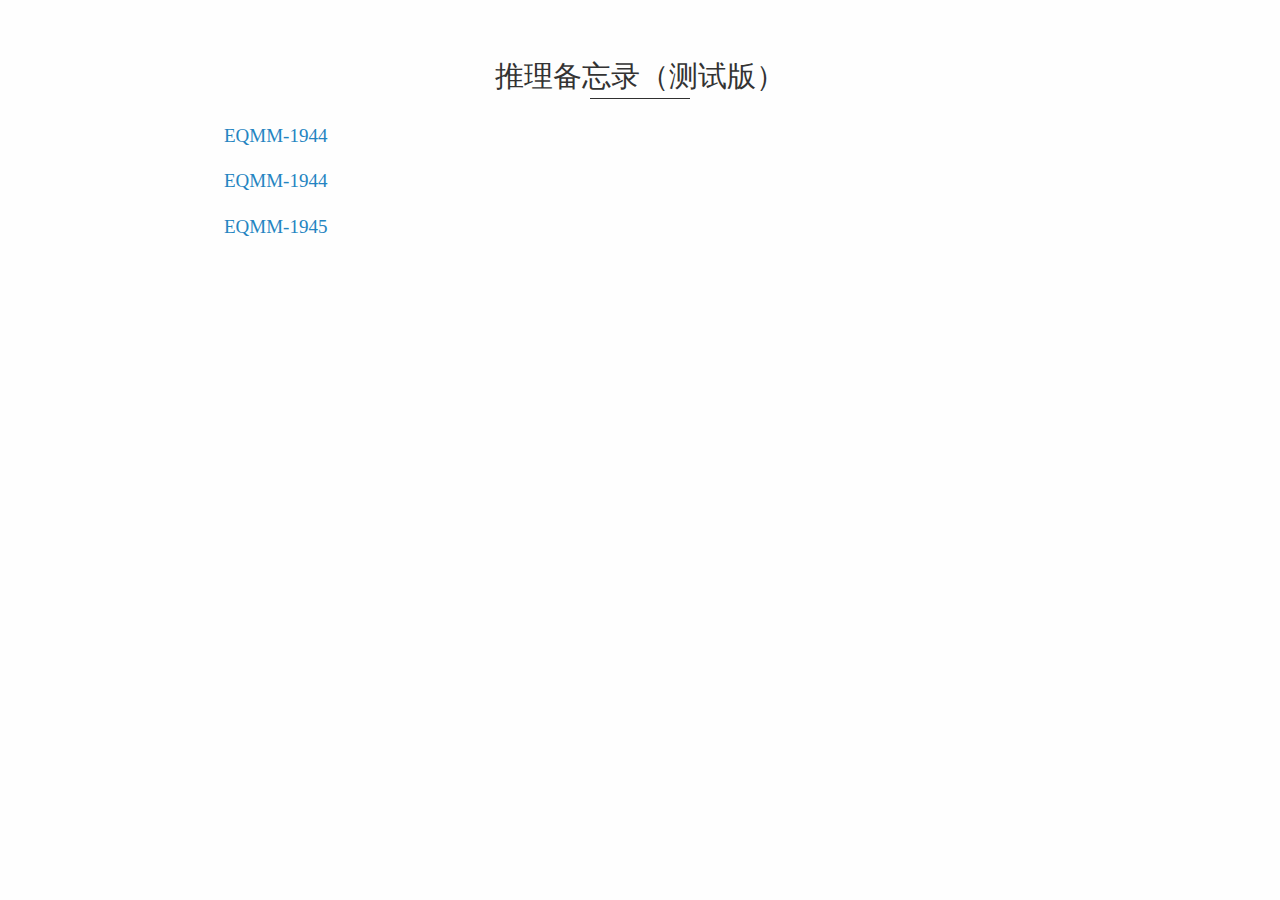
<file: index.html>
<!doctype html>
<html>
  
<head>
<meta charset='UTF-8'><meta name='viewport' content='width=device-width initial-scale=1'>
<link rel="stylesheet" type="text/css" href="style.css">
<title>index</title>
</head>
  
<body><h2 id='推理备忘录测试版）'>推理备忘录（测试版）</h2>
<p><a href='./EQMM-1944.html'>EQMM-1944</a></p>
<p><a href='./EQMM-1944.html'>EQMM-1944</a></p>
<p><a href='./EQMM-1945.html'>EQMM-1945</a></p>
</body>
  
</html>
</file>
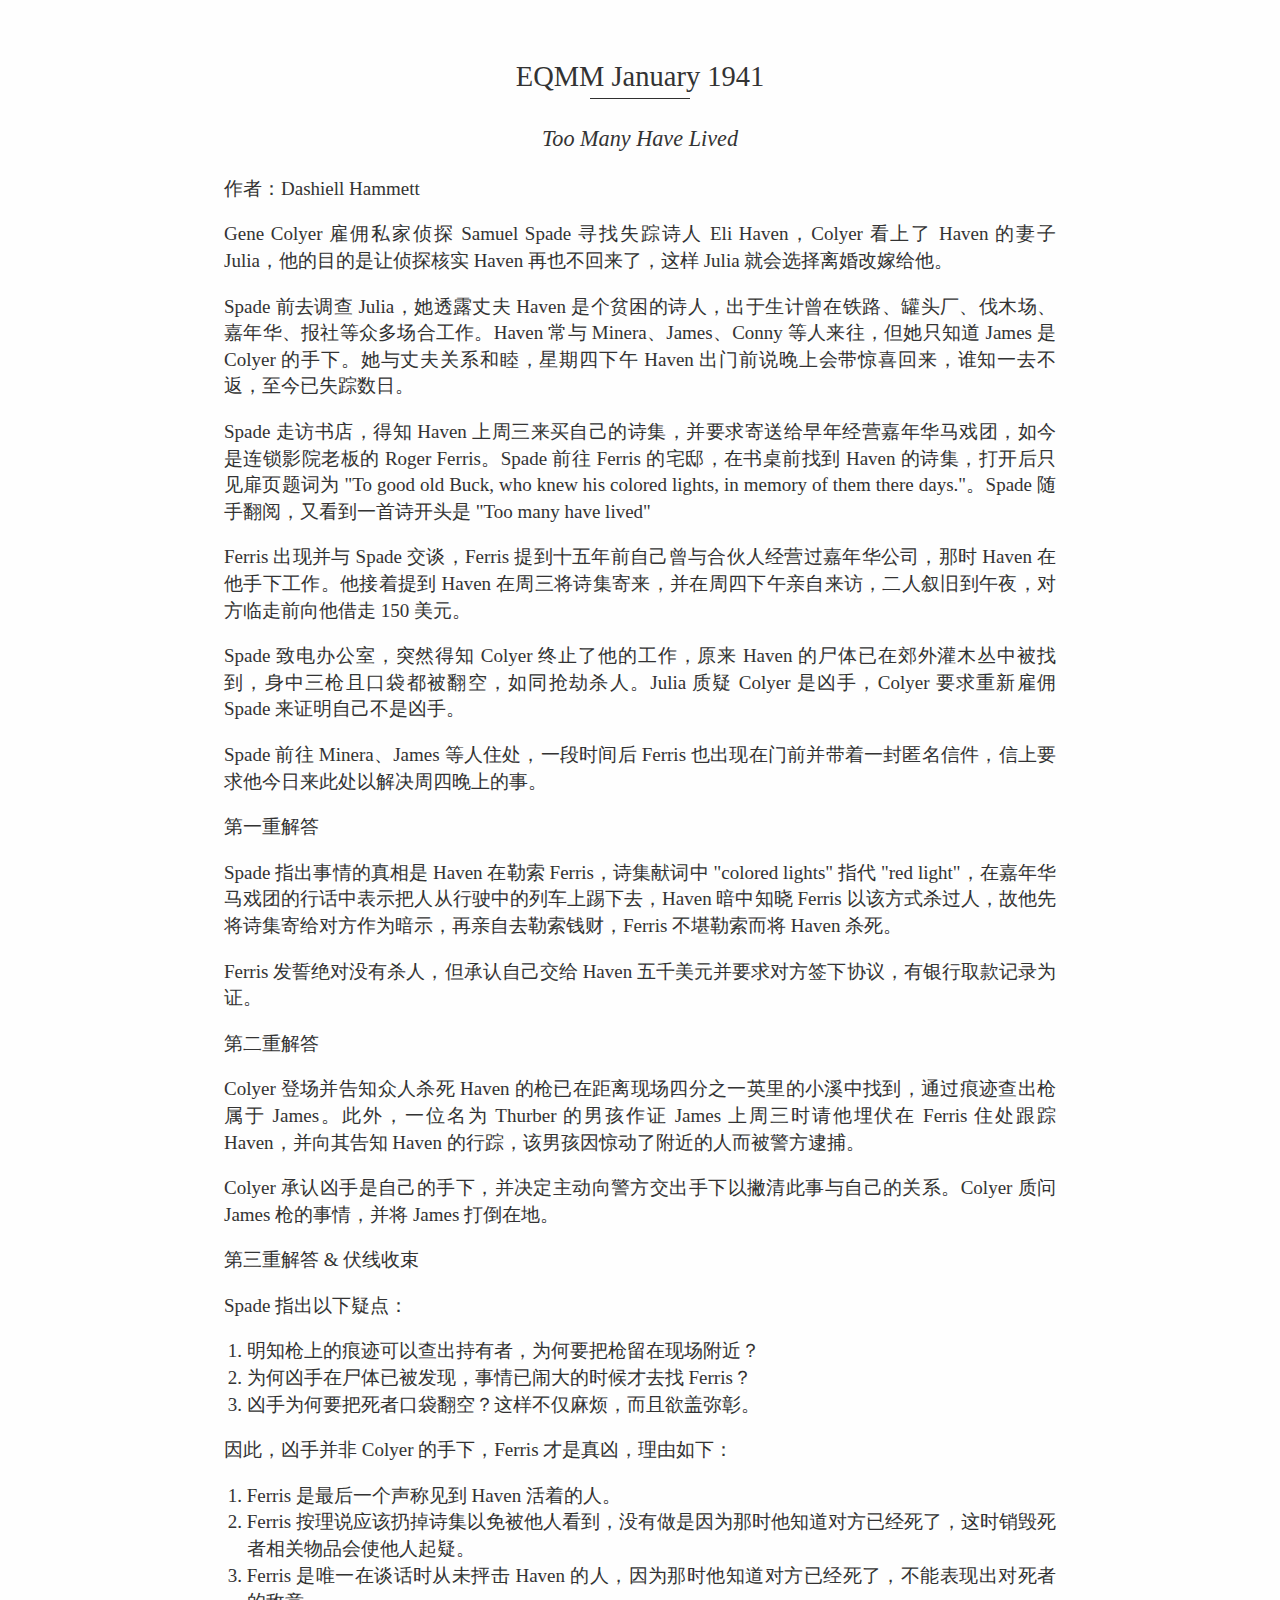
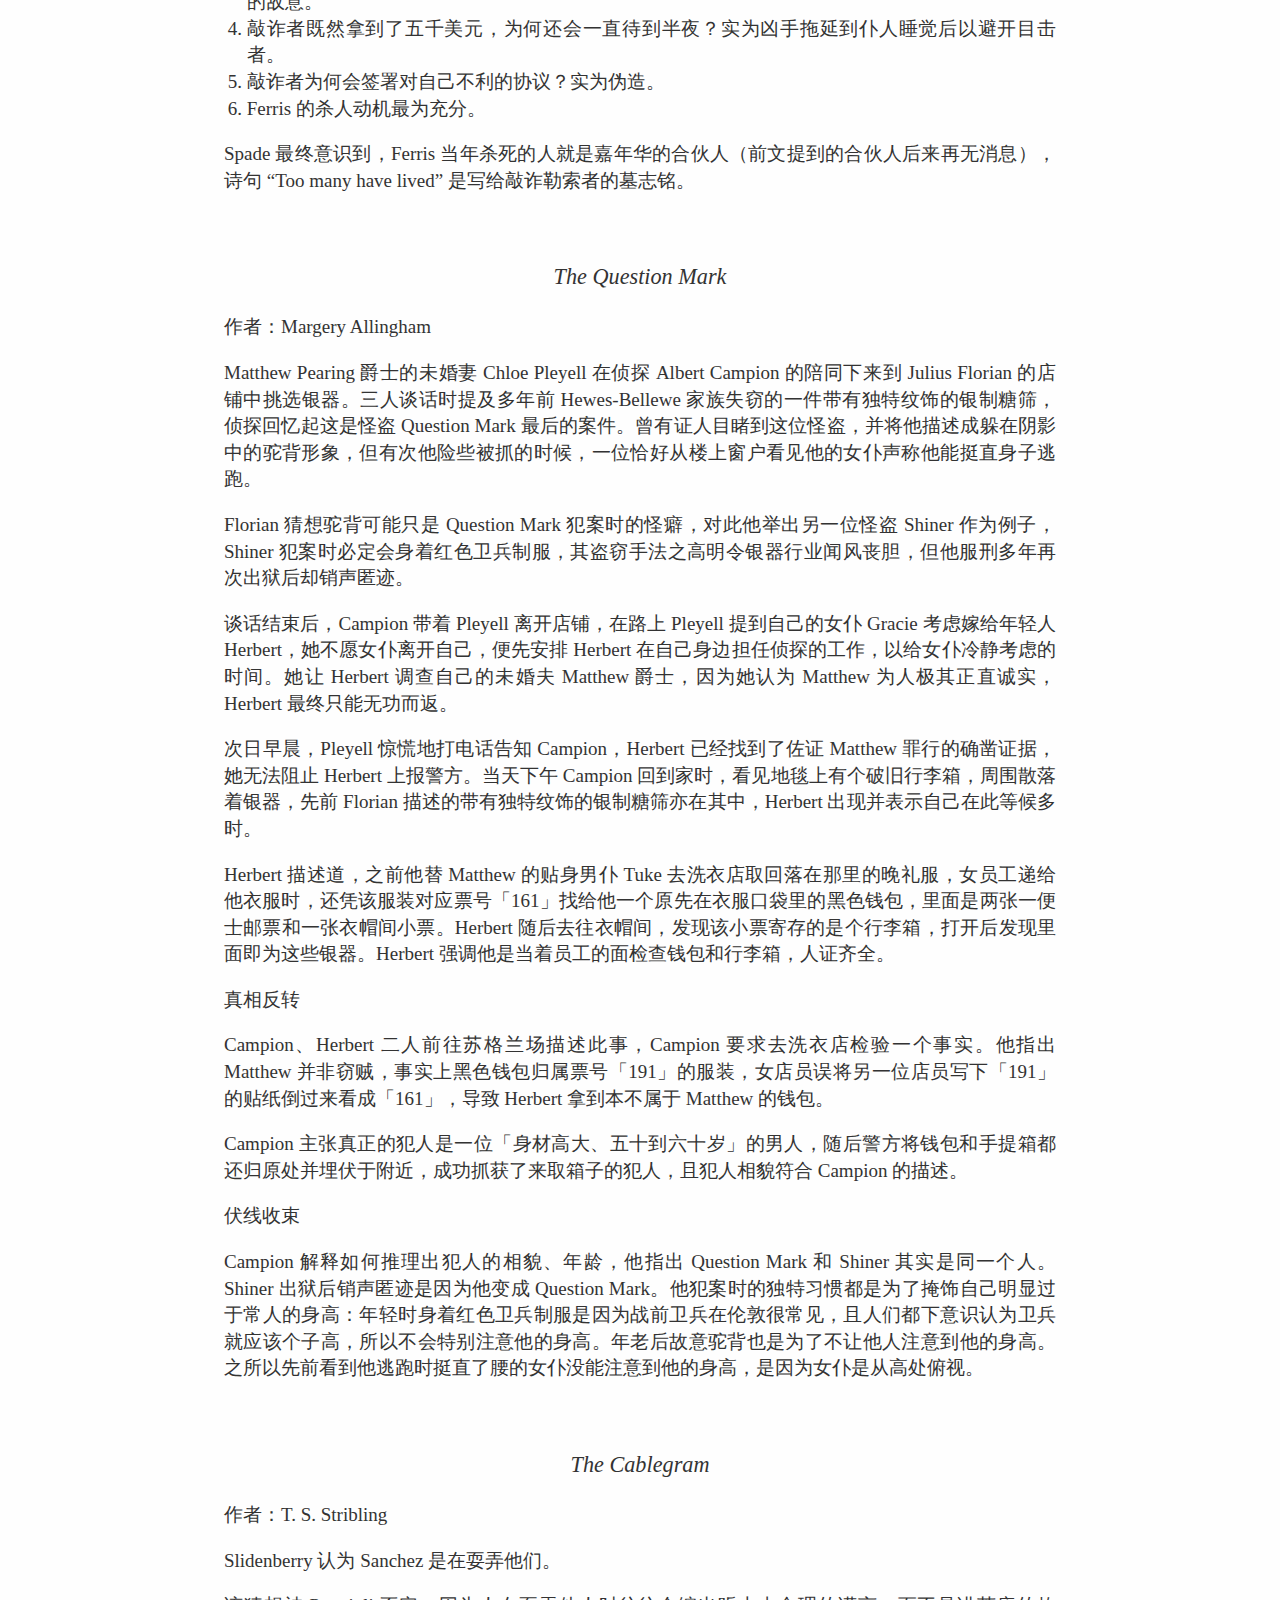
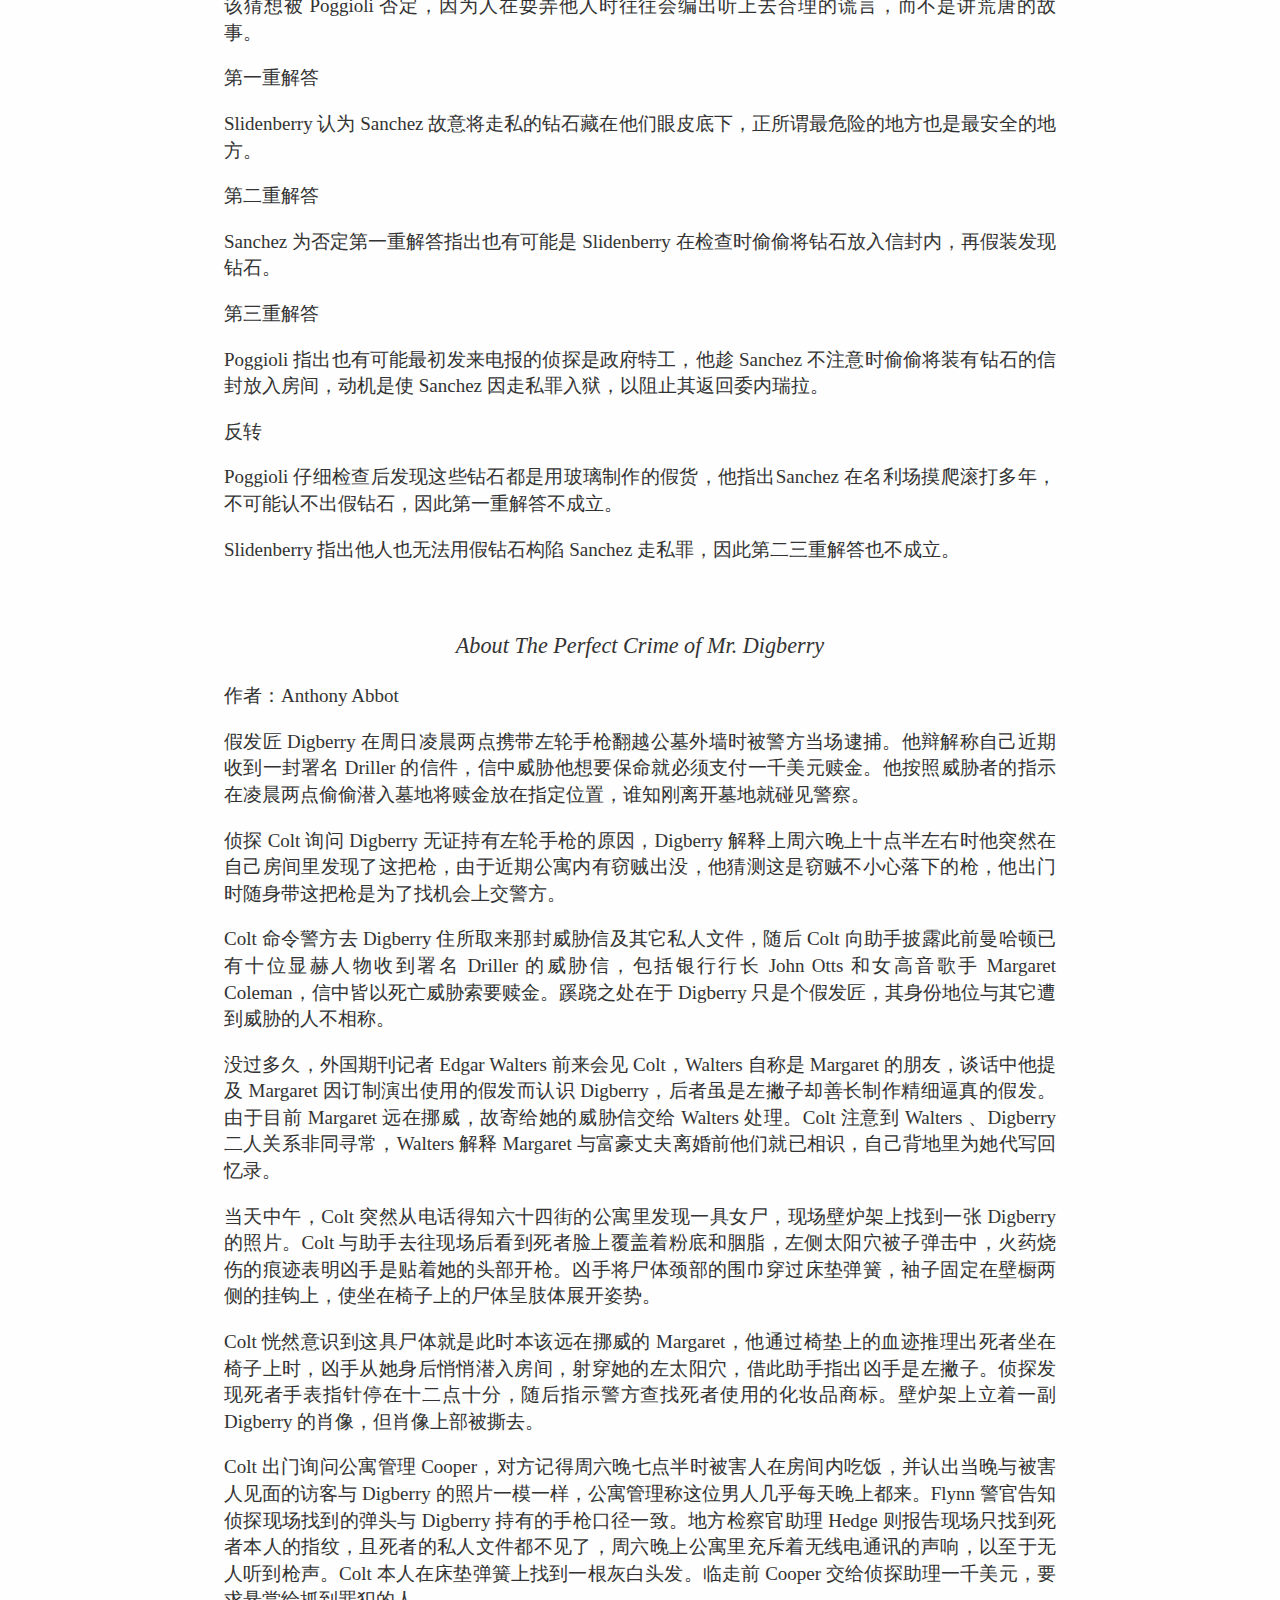
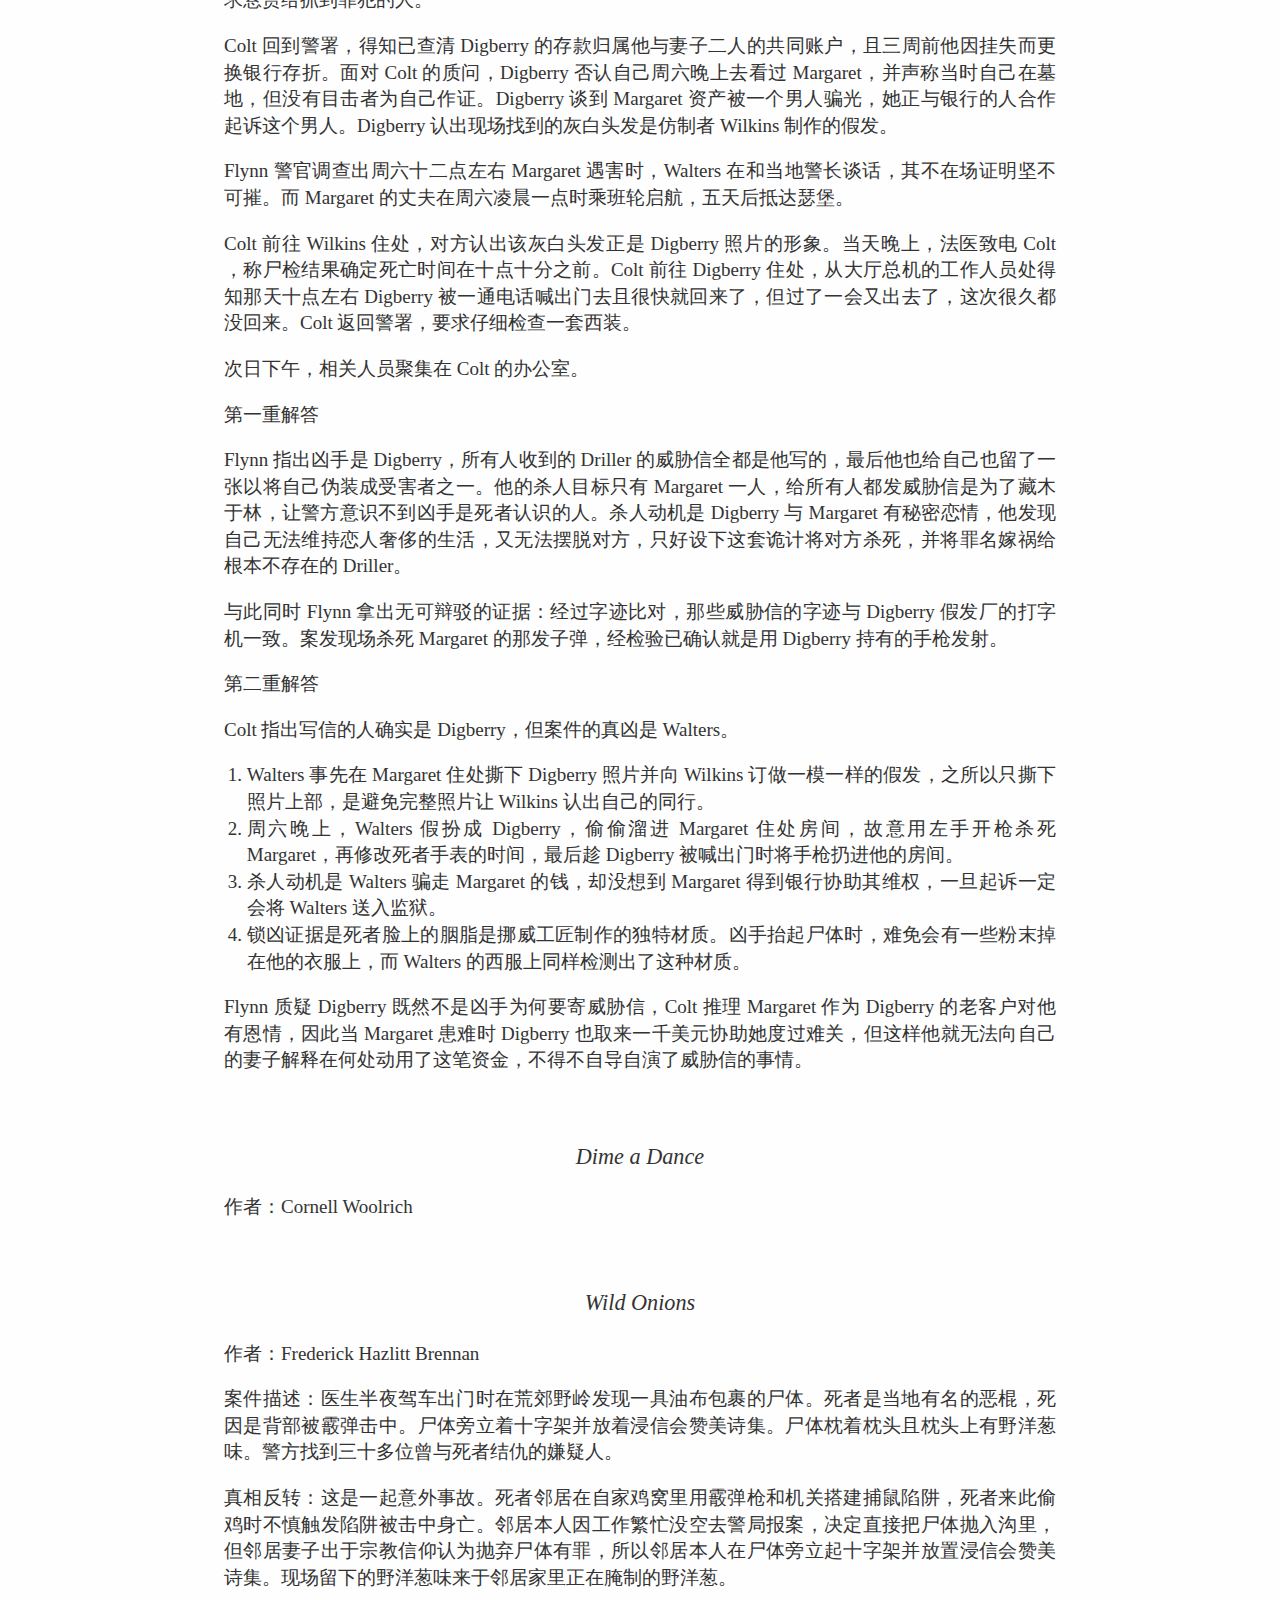
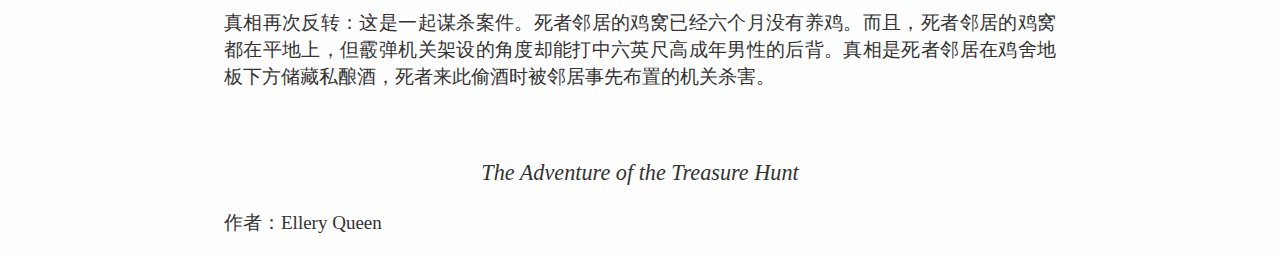
<file: EQMM-1941.html>
<!doctype html>
<html>
<head>
<meta charset='UTF-8'><meta name='viewport' content='width=device-width initial-scale=1'>
<link rel="stylesheet" type="text/css" href="style.css">
<title>EQMM-1941</title>
</head>
  
<body>
<h2 id='eqmm-january-1941'>EQMM January 1941</h2>
  
<h3 id='too-many-have-lived'>Too Many Have Lived</h3>
<p>作者：Dashiell Hammett</p>
<p>Gene Colyer 雇佣私家侦探 Samuel Spade 寻找失踪诗人 Eli Haven，Colyer 看上了 Haven 的妻子 Julia，他的目的是让侦探核实 Haven 再也不回来了，这样 Julia 就会选择离婚改嫁给他。</p>
<p>Spade 前去调查 Julia，她透露丈夫 Haven 是个贫困的诗人，出于生计曾在铁路、罐头厂、伐木场、嘉年华、报社等众多场合工作。Haven 常与 Minera、James、Conny 等人来往，但她只知道 James 是 Colyer 的手下。她与丈夫关系和睦，星期四下午 Haven 出门前说晚上会带惊喜回来，谁知一去不返，至今已失踪数日。</p>
<p>Spade 走访书店，得知 Haven 上周三来买自己的诗集，并要求寄送给早年经营嘉年华马戏团，如今是连锁影院老板的 Roger Ferris。Spade 前往 Ferris 的宅邸，在书桌前找到 Haven 的诗集，打开后只见扉页题词为 &quot;To good old Buck, who knew his colored lights, in memory of them there days.&quot;。Spade 随手翻阅，又看到一首诗开头是 &quot;Too many have lived&quot;</p>
<p>Ferris 出现并与  Spade 交谈，Ferris 提到十五年前自己曾与合伙人经营过嘉年华公司，那时 Haven 在他手下工作。他接着提到 Haven 在周三将诗集寄来，并在周四下午亲自来访，二人叙旧到午夜，对方临走前向他借走 150 美元。</p>
<p>Spade 致电办公室，突然得知 Colyer 终止了他的工作，原来 Haven 的尸体已在郊外灌木丛中被找到，身中三枪且口袋都被翻空，如同抢劫杀人。Julia 质疑 Colyer 是凶手，Colyer 要求重新雇佣 Spade 来证明自己不是凶手。</p>
<p>Spade 前往 Minera、James 等人住处，一段时间后 Ferris 也出现在门前并带着一封匿名信件，信上要求他今日来此处以解决周四晚上的事。</p>
<p>第一重解答</p>
<p>Spade 指出事情的真相是 Haven 在勒索 Ferris，诗集献词中 &quot;colored lights&quot; 指代 &quot;red light&quot;，在嘉年华马戏团的行话中表示把人从行驶中的列车上踢下去，Haven 暗中知晓 Ferris 以该方式杀过人，故他先将诗集寄给对方作为暗示，再亲自去勒索钱财，Ferris 不堪勒索而将 Haven 杀死。</p>
<p>Ferris 发誓绝对没有杀人，但承认自己交给 Haven 五千美元并要求对方签下协议，有银行取款记录为证。</p>
<p>第二重解答</p>
<p>Colyer 登场并告知众人杀死 Haven 的枪已在距离现场四分之一英里的小溪中找到，通过痕迹查出枪属于 James。此外，一位名为 Thurber 的男孩作证 James 上周三时请他埋伏在 Ferris 住处跟踪 Haven，并向其告知 Haven 的行踪，该男孩因惊动了附近的人而被警方逮捕。</p>
<p>Colyer 承认凶手是自己的手下，并决定主动向警方交出手下以撇清此事与自己的关系。Colyer 质问 James 枪的事情，并将 James 打倒在地。</p>
<p>第三重解答 &amp; 伏线收束</p>
<p>Spade 指出以下疑点：</p>
<ol start='' >
<li>明知枪上的痕迹可以查出持有者，为何要把枪留在现场附近？</li>
<li>为何凶手在尸体已被发现，事情已闹大的时候才去找 Ferris？</li>
<li>凶手为何要把死者口袋翻空？这样不仅麻烦，而且欲盖弥彰。</li>
</ol>
<p>因此，凶手并非 Colyer 的手下，Ferris 才是真凶，理由如下：</p>
<ol start='' >
<li>Ferris 是最后一个声称见到 Haven 活着的人。</li>
<li>Ferris 按理说应该扔掉诗集以免被他人看到，没有做是因为那时他知道对方已经死了，这时销毁死者相关物品会使他人起疑。</li>
<li>Ferris 是唯一在谈话时从未抨击 Haven 的人，因为那时他知道对方已经死了，不能表现出对死者的敌意。</li>
<li>敲诈者既然拿到了五千美元，为何还会一直待到半夜？实为凶手拖延到仆人睡觉后以避开目击者。</li>
<li>敲诈者为何会签署对自己不利的协议？实为伪造。</li>
<li>Ferris 的杀人动机最为充分。</li>
</ol>
<p>Spade 最终意识到，Ferris 当年杀死的人就是嘉年华的合伙人（前文提到的合伙人后来再无消息），诗句 “Too many have lived” 是写给敲诈勒索者的墓志铭。</p>
  
<h3 id='the-question-mark'>The Question Mark</h3>
<p>作者：Margery Allingham</p>
<p>Matthew Pearing 爵士的未婚妻 Chloe Pleyell 在侦探 Albert Campion 的陪同下来到 Julius Florian 的店铺中挑选银器。三人谈话时提及多年前 Hewes-Bellewe 家族失窃的一件带有独特纹饰的银制糖筛，侦探回忆起这是怪盗 Question Mark 最后的案件。曾有证人目睹到这位怪盗，并将他描述成躲在阴影中的驼背形象，但有次他险些被抓的时候，一位恰好从楼上窗户看见他的女仆声称他能挺直身子逃跑。</p>
<p>Florian 猜想驼背可能只是 Question Mark 犯案时的怪癖，对此他举出另一位怪盗 Shiner 作为例子，Shiner 犯案时必定会身着红色卫兵制服，其盗窃手法之高明令银器行业闻风丧胆，但他服刑多年再次出狱后却销声匿迹。</p>
<p>谈话结束后，Campion 带着 Pleyell 离开店铺，在路上 Pleyell 提到自己的女仆 Gracie 考虑嫁给年轻人 Herbert，她不愿女仆离开自己，便先安排 Herbert 在自己身边担任侦探的工作，以给女仆冷静考虑的时间。她让 Herbert 调查自己的未婚夫 Matthew 爵士，因为她认为 Matthew 为人极其正直诚实，Herbert 最终只能无功而返。</p>
<p>次日早晨，Pleyell 惊慌地打电话告知 Campion，Herbert 已经找到了佐证 Matthew 罪行的确凿证据，她无法阻止 Herbert 上报警方。当天下午 Campion 回到家时，看见地毯上有个破旧行李箱，周围散落着银器，先前 Florian 描述的带有独特纹饰的银制糖筛亦在其中，Herbert 出现并表示自己在此等候多时。</p>
<p>Herbert 描述道，之前他替 Matthew 的贴身男仆 Tuke 去洗衣店取回落在那里的晚礼服，女员工递给他衣服时，还凭该服装对应票号「161」找给他一个原先在衣服口袋里的黑色钱包，里面是两张一便士邮票和一张衣帽间小票。Herbert 随后去往衣帽间，发现该小票寄存的是个行李箱，打开后发现里面即为这些银器。Herbert 强调他是当着员工的面检查钱包和行李箱，人证齐全。</p>
<p>真相反转</p>
<p>Campion、Herbert 二人前往苏格兰场描述此事，Campion 要求去洗衣店检验一个事实。他指出 Matthew 并非窃贼，事实上黑色钱包归属票号「191」的服装，女店员误将另一位店员写下「191」的贴纸倒过来看成「161」，导致 Herbert 拿到本不属于 Matthew 的钱包。</p>
<p>Campion 主张真正的犯人是一位「身材高大、五十到六十岁」的男人，随后警方将钱包和手提箱都还归原处并埋伏于附近，成功抓获了来取箱子的犯人，且犯人相貌符合 Campion 的描述。</p>
<p>伏线收束</p>
<p>Campion 解释如何推理出犯人的相貌、年龄，他指出 Question Mark 和 Shiner 其实是同一个人。Shiner 出狱后销声匿迹是因为他变成 Question Mark。他犯案时的独特习惯都是为了掩饰自己明显过于常人的身高：年轻时身着红色卫兵制服是因为战前卫兵在伦敦很常见，且人们都下意识认为卫兵就应该个子高，所以不会特别注意他的身高。年老后故意驼背也是为了不让他人注意到他的身高。之所以先前看到他逃跑时挺直了腰的女仆没能注意到他的身高，是因为女仆是从高处俯视。</p>
  
<h3 id='the-cablegram'>The Cablegram</h3>
<p>作者：T. S. Stribling</p>
<p>Slidenberry 认为 Sanchez 是在耍弄他们。</p>
<p>该猜想被 Poggioli 否定，因为人在耍弄他人时往往会编出听上去合理的谎言，而不是讲荒唐的故事。</p>
<p>第一重解答</p>
<p>Slidenberry 认为 Sanchez 故意将走私的钻石藏在他们眼皮底下，正所谓最危险的地方也是最安全的地方。</p>
<p>第二重解答</p>
<p>Sanchez 为否定第一重解答指出也有可能是 Slidenberry 在检查时偷偷将钻石放入信封内，再假装发现钻石。</p>
<p>第三重解答</p>
<p>Poggioli 指出也有可能最初发来电报的侦探是政府特工，他趁 Sanchez 不注意时偷偷将装有钻石的信封放入房间，动机是使 Sanchez 因走私罪入狱，以阻止其返回委内瑞拉。</p>
<p>反转</p>
<p>Poggioli 仔细检查后发现这些钻石都是用玻璃制作的假货，他指出Sanchez 在名利场摸爬滚打多年，不可能认不出假钻石，因此第一重解答不成立。</p>
<p>Slidenberry 指出他人也无法用假钻石构陷 Sanchez 走私罪，因此第二三重解答也不成立。</p>
  
<h3 id='about-the-perfect-crime-of-mr-digberry'>About The Perfect Crime of Mr. Digberry</h3>
<p>作者：Anthony Abbot</p>
<p>假发匠 Digberry 在周日凌晨两点携带左轮手枪翻越公墓外墙时被警方当场逮捕。他辩解称自己近期收到一封署名 Driller 的信件，信中威胁他想要保命就必须支付一千美元赎金。他按照威胁者的指示在凌晨两点偷偷潜入墓地将赎金放在指定位置，谁知刚离开墓地就碰见警察。</p>
<p>侦探 Colt 询问 Digberry 无证持有左轮手枪的原因，Digberry 解释上周六晚上十点半左右时他突然在自己房间里发现了这把枪，由于近期公寓内有窃贼出没，他猜测这是窃贼不小心落下的枪，他出门时随身带这把枪是为了找机会上交警方。</p>
<p>Colt 命令警方去 Digberry 住所取来那封威胁信及其它私人文件，随后 Colt 向助手披露此前曼哈顿已有十位显赫人物收到署名 Driller 的威胁信，包括银行行长 John Otts 和女高音歌手 Margaret Coleman，信中皆以死亡威胁索要赎金。蹊跷之处在于 Digberry 只是个假发匠，其身份地位与其它遭到威胁的人不相称。</p>
<p>没过多久，外国期刊记者 Edgar Walters 前来会见 Colt，Walters 自称是 Margaret 的朋友，谈话中他提及 Margaret 因订制演出使用的假发而认识 Digberry，后者虽是左撇子却善长制作精细逼真的假发。由于目前 Margaret 远在挪威，故寄给她的威胁信交给 Walters 处理。Colt 注意到 Walters 、Digberry 二人关系非同寻常，Walters 解释 Margaret 与富豪丈夫离婚前他们就已相识，自己背地里为她代写回忆录。 </p>
<p>当天中午，Colt 突然从电话得知六十四街的公寓里发现一具女尸，现场壁炉架上找到一张 Digberry 的照片。Colt 与助手去往现场后看到死者脸上覆盖着粉底和胭脂，左侧太阳穴被子弹击中，火药烧伤的痕迹表明凶手是贴着她的头部开枪。凶手将尸体颈部的围巾穿过床垫弹簧，袖子固定在壁橱两侧的挂钩上，使坐在椅子上的尸体呈肢体展开姿势。</p>
<p>Colt 恍然意识到这具尸体就是此时本该远在挪威的 Margaret，他通过椅垫上的血迹推理出死者坐在椅子上时，凶手从她身后悄悄潜入房间，射穿她的左太阳穴，借此助手指出凶手是左撇子。侦探发现死者手表指针停在十二点十分，随后指示警方查找死者使用的化妆品商标。壁炉架上立着一副 Digberry 的肖像，但肖像上部被撕去。</p>
<p>Colt 出门询问公寓管理 Cooper，对方记得周六晚七点半时被害人在房间内吃饭，并认出当晚与被害人见面的访客与 Digberry 的照片一模一样，公寓管理称这位男人几乎每天晚上都来。Flynn 警官告知侦探现场找到的弹头与 Digberry 持有的手枪口径一致。地方检察官助理 Hedge 则报告现场只找到死者本人的指纹，且死者的私人文件都不见了，周六晚上公寓里充斥着无线电通讯的声响，以至于无人听到枪声。Colt 本人在床垫弹簧上找到一根灰白头发。临走前 Cooper 交给侦探助理一千美元，要求悬赏给抓到罪犯的人。</p>
<p>Colt 回到警署，得知已查清 Digberry 的存款归属他与妻子二人的共同账户，且三周前他因挂失而更换银行存折。面对 Colt 的质问，Digberry 否认自己周六晚上去看过 Margaret，并声称当时自己在墓地，但没有目击者为自己作证。Digberry 谈到 Margaret 资产被一个男人骗光，她正与银行的人合作起诉这个男人。Digberry 认出现场找到的灰白头发是仿制者 Wilkins 制作的假发。 </p>
<p>Flynn 警官调查出周六十二点左右 Margaret 遇害时，Walters 在和当地警长谈话，其不在场证明坚不可摧。而 Margaret 的丈夫在周六凌晨一点时乘班轮启航，五天后抵达瑟堡。</p>
<p>Colt 前往 Wilkins 住处，对方认出该灰白头发正是 Digberry 照片的形象。当天晚上，法医致电 Colt ，称尸检结果确定死亡时间在十点十分之前。Colt 前往 Digberry 住处，从大厅总机的工作人员处得知那天十点左右 Digberry 被一通电话喊出门去且很快就回来了，但过了一会又出去了，这次很久都没回来。Colt 返回警署，要求仔细检查一套西装。</p>
<p>次日下午，相关人员聚集在 Colt 的办公室。</p>
<p>第一重解答</p>
<p>Flynn 指出凶手是 Digberry，所有人收到的 Driller 的威胁信全都是他写的，最后他也给自己也留了一张以将自己伪装成受害者之一。他的杀人目标只有 Margaret 一人，给所有人都发威胁信是为了藏木于林，让警方意识不到凶手是死者认识的人。杀人动机是 Digberry 与 Margaret 有秘密恋情，他发现自己无法维持恋人奢侈的生活，又无法摆脱对方，只好设下这套诡计将对方杀死，并将罪名嫁祸给根本不存在的 Driller。</p>
<p>与此同时 Flynn 拿出无可辩驳的证据：经过字迹比对，那些威胁信的字迹与 Digberry 假发厂的打字机一致。案发现场杀死 Margaret 的那发子弹，经检验已确认就是用 Digberry 持有的手枪发射。</p>
<p>第二重解答</p>
<p>Colt 指出写信的人确实是 Digberry，但案件的真凶是 Walters。</p>
<ol start='' >
<li>Walters 事先在 Margaret 住处撕下 Digberry 照片并向 Wilkins 订做一模一样的假发，之所以只撕下照片上部，是避免完整照片让 Wilkins 认出自己的同行。</li>
<li>周六晚上，Walters 假扮成 Digberry，偷偷溜进 Margaret 住处房间，故意用左手开枪杀死 Margaret，再修改死者手表的时间，最后趁 Digberry 被喊出门时将手枪扔进他的房间。</li>
<li>杀人动机是 Walters 骗走 Margaret 的钱，却没想到 Margaret 得到银行协助其维权，一旦起诉一定会将 Walters 送入监狱。</li>
<li>锁凶证据是死者脸上的胭脂是挪威工匠制作的独特材质。凶手抬起尸体时，难免会有一些粉末掉在他的衣服上，而 Walters 的西服上同样检测出了这种材质。</li>
</ol>
<p>Flynn 质疑 Digberry 既然不是凶手为何要寄威胁信，Colt 推理 Margaret 作为 Digberry 的老客户对他有恩情，因此当 Margaret 患难时 Digberry 也取来一千美元协助她度过难关，但这样他就无法向自己的妻子解释在何处动用了这笔资金，不得不自导自演了威胁信的事情。</p>

<h3 id='dime-a-dance'>Dime a Dance</h3>
<p>作者：Cornell Woolrich</p>

<h3 id='wild-onions'>Wild Onions</h3>
<p>作者：Frederick Hazlitt Brennan</p>
<p>案件描述：医生半夜驾车出门时在荒郊野岭发现一具油布包裹的尸体。死者是当地有名的恶棍，死因是背部被霰弹击中。尸体旁立着十字架并放着浸信会赞美诗集。尸体枕着枕头且枕头上有野洋葱味。警方找到三十多位曾与死者结仇的嫌疑人。</p>
<p>真相反转：这是一起意外事故。死者邻居在自家鸡窝里用霰弹枪和机关搭建捕鼠陷阱，死者来此偷鸡时不慎触发陷阱被击中身亡。邻居本人因工作繁忙没空去警局报案，决定直接把尸体抛入沟里，但邻居妻子出于宗教信仰认为抛弃尸体有罪，所以邻居本人在尸体旁立起十字架并放置浸信会赞美诗集。现场留下的野洋葱味来于邻居家里正在腌制的野洋葱。</p>
<p>真相再次反转：这是一起谋杀案件。死者邻居的鸡窝已经六个月没有养鸡。而且，死者邻居的鸡窝都在平地上，但霰弹机关架设的角度却能打中六英尺高成年男性的后背。真相是死者邻居在鸡舍地板下方储藏私酿酒，死者来此偷酒时被邻居事先布置的机关杀害。</p>

<h3 id='the-adventure-of-the-treasure-hunt'>The Adventure of the Treasure Hunt</h3>
<p>作者：Ellery Queen</p>
  
</body>
</html>
</file>
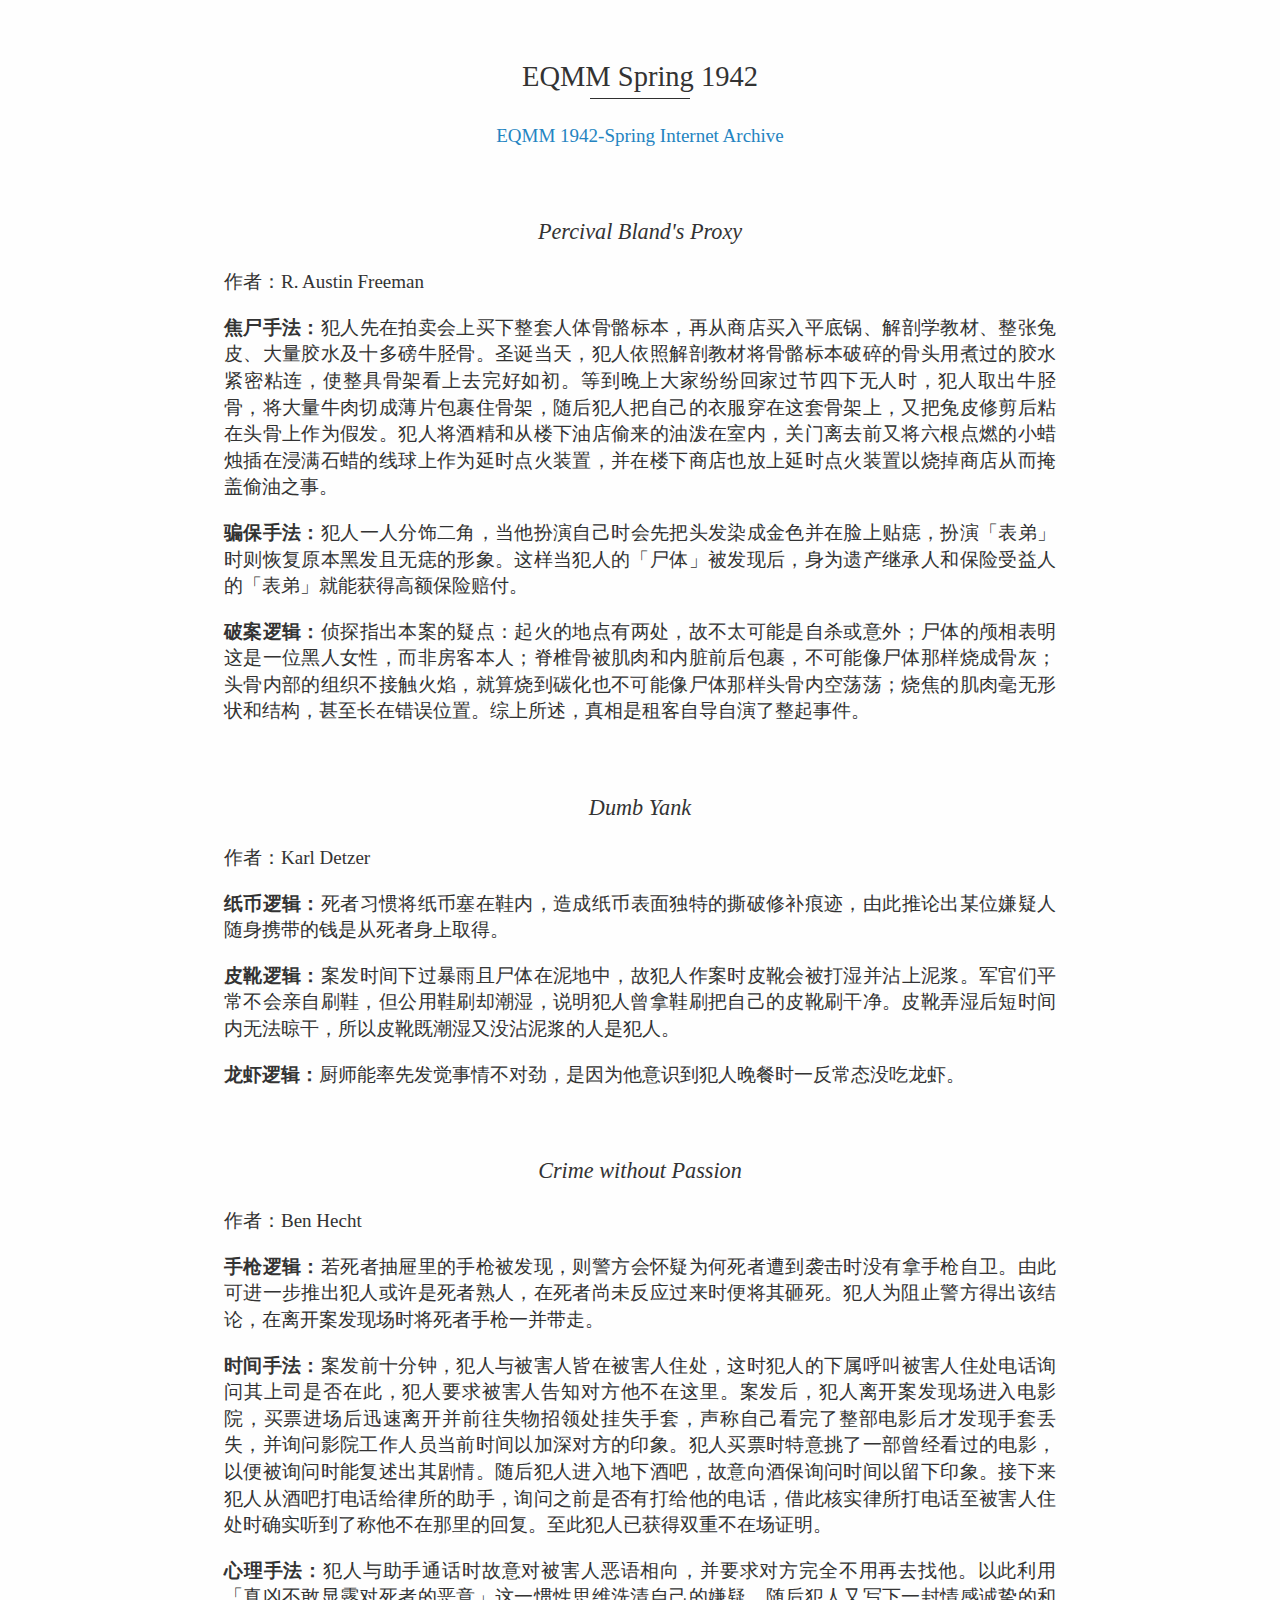
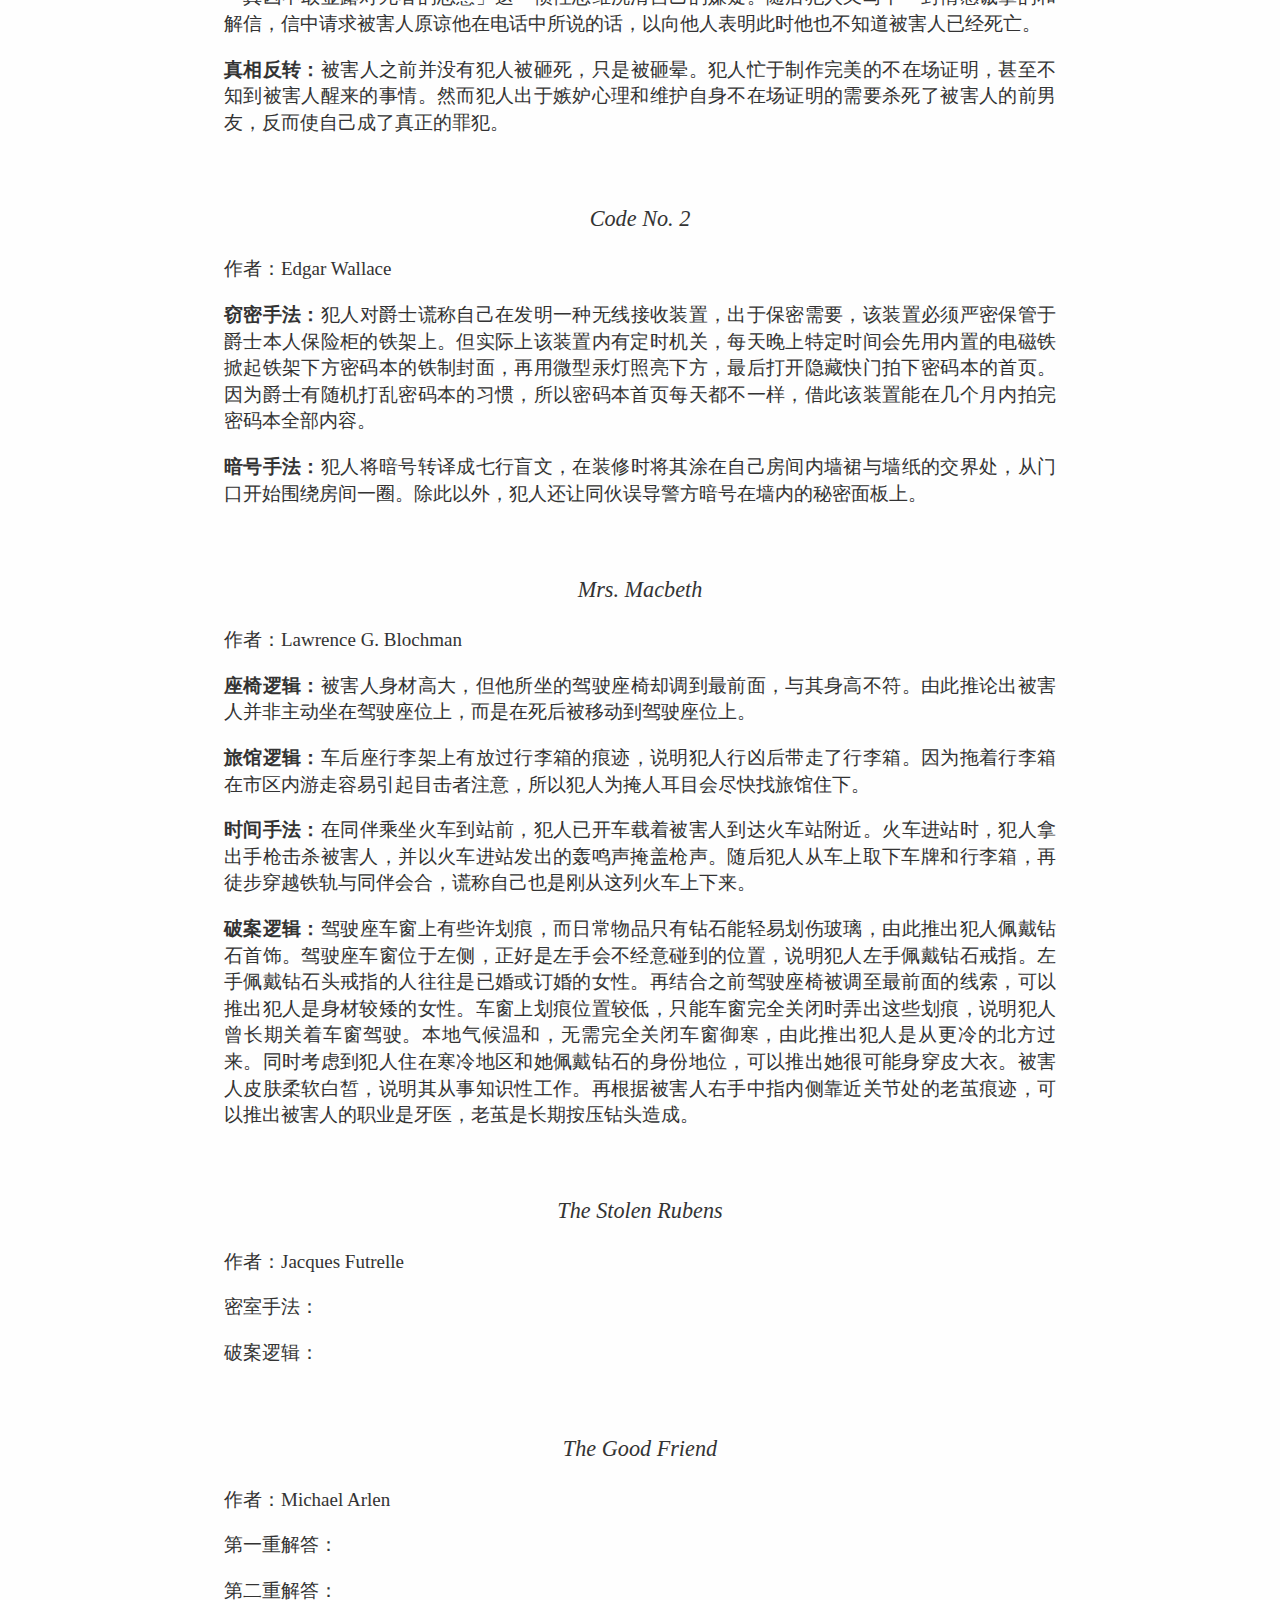
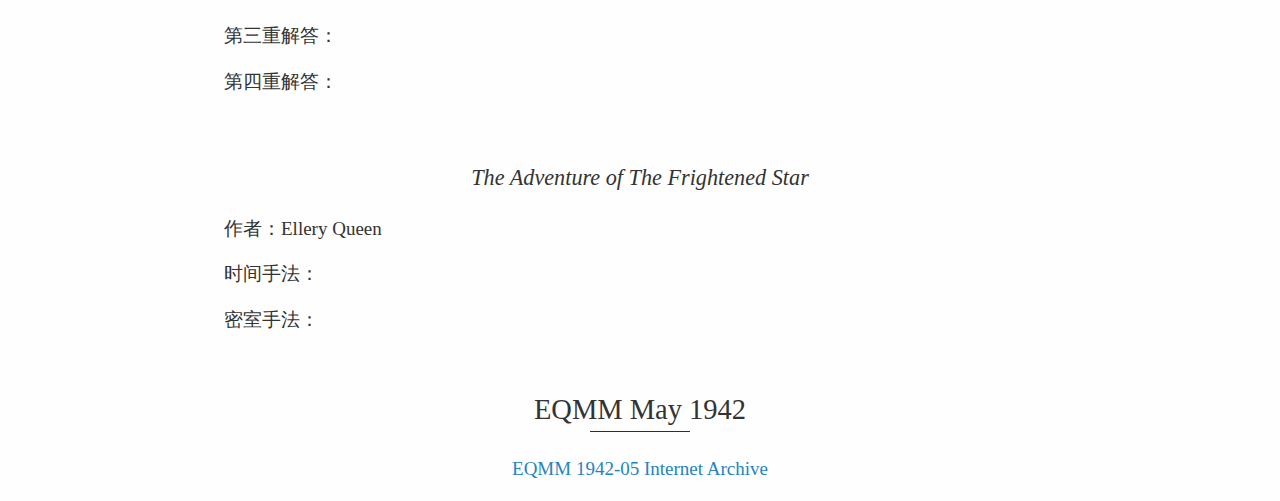
<file: EQMM-1942.html>
<!doctype html>
<html>
<head>
<meta charset='UTF-8'><meta name='viewport' content='width=device-width initial-scale=1'>
<link rel="stylesheet" type="text/css" href="style.css">
<title>EQMM-1942</title>
</head>

<body>
<h2 id='eqmm-spring-1942'>EQMM Spring 1942</h2>
<p align="center"><a href='https://archive.org/details/ellery-queens-mystery-magazine-v-003-n-001-spring-1942'>EQMM 1942-Spring Internet Archive</a></p>

<h3 id='percival-blands-proxy'>Percival Bland&#39;s Proxy</h3>
<p>作者：R. Austin Freeman</p>
<p><strong>焦尸手法：</strong>犯人先在拍卖会上买下整套人体骨骼标本，再从商店买入平底锅、解剖学教材、整张兔皮、大量胶水及十多磅牛胫骨。圣诞当天，犯人依照解剖教材将骨骼标本破碎的骨头用煮过的胶水紧密粘连，使整具骨架看上去完好如初。等到晚上大家纷纷回家过节四下无人时，犯人取出牛胫骨，将大量牛肉切成薄片包裹住骨架，随后犯人把自己的衣服穿在这套骨架上，又把兔皮修剪后粘在头骨上作为假发。犯人将酒精和从楼下油店偷来的油泼在室内，关门离去前又将六根点燃的小蜡烛插在浸满石蜡的线球上作为延时点火装置，并在楼下商店也放上延时点火装置以烧掉商店从而掩盖偷油之事。</p>
<p><strong>骗保手法：</strong>犯人一人分饰二角，当他扮演自己时会先把头发染成金色并在脸上贴痣，扮演「表弟」时则恢复原本黑发且无痣的形象。这样当犯人的「尸体」被发现后，身为遗产继承人和保险受益人的「表弟」就能获得高额保险赔付。</p>
<p><strong>破案逻辑：</strong>侦探指出本案的疑点：起火的地点有两处，故不太可能是自杀或意外；尸体的颅相表明这是一位黑人女性，而非房客本人；脊椎骨被肌肉和内脏前后包裹，不可能像尸体那样烧成骨灰；头骨内部的组织不接触火焰，就算烧到碳化也不可能像尸体那样头骨内空荡荡；烧焦的肌肉毫无形状和结构，甚至长在错误位置。综上所述，真相是租客自导自演了整起事件。</p>

<h3 id='dumb-yank'>Dumb Yank</h3>
<p>作者：Karl Detzer</p>
<p><strong>纸币逻辑：</strong>死者习惯将纸币塞在鞋内，造成纸币表面独特的撕破修补痕迹，由此推论出某位嫌疑人随身携带的钱是从死者身上取得。</p>
<p><strong>皮靴逻辑：</strong>案发时间下过暴雨且尸体在泥地中，故犯人作案时皮靴会被打湿并沾上泥浆。军官们平常不会亲自刷鞋，但公用鞋刷却潮湿，说明犯人曾拿鞋刷把自己的皮靴刷干净。皮靴弄湿后短时间内无法晾干，所以皮靴既潮湿又没沾泥浆的人是犯人。</p>
<p><strong>龙虾逻辑：</strong>厨师能率先发觉事情不对劲，是因为他意识到犯人晚餐时一反常态没吃龙虾。</p>

<h3 id='crime-without-passion'>Crime without Passion</h3>
<p>作者：Ben Hecht</p>
<p><strong>手枪逻辑：</strong>若死者抽屉里的手枪被发现，则警方会怀疑为何死者遭到袭击时没有拿手枪自卫。由此可进一步推出犯人或许是死者熟人，在死者尚未反应过来时便将其砸死。犯人为阻止警方得出该结论，在离开案发现场时将死者手枪一并带走。</p>
<p><strong>时间手法：</strong>案发前十分钟，犯人与被害人皆在被害人住处，这时犯人的下属呼叫被害人住处电话询问其上司是否在此，犯人要求被害人告知对方他不在这里。案发后，犯人离开案发现场进入电影院，买票进场后迅速离开并前往失物招领处挂失手套，声称自己看完了整部电影后才发现手套丢失，并询问影院工作人员当前时间以加深对方的印象。犯人买票时特意挑了一部曾经看过的电影，以便被询问时能复述出其剧情。随后犯人进入地下酒吧，故意向酒保询问时间以留下印象。接下来犯人从酒吧打电话给律所的助手，询问之前是否有打给他的电话，借此核实律所打电话至被害人住处时确实听到了称他不在那里的回复。至此犯人已获得双重不在场证明。</p>
<p><strong>心理手法：</strong>犯人与助手通话时故意对被害人恶语相向，并要求对方完全不用再去找他。以此利用「真凶不敢显露对死者的恶意」这一惯性思维洗清自己的嫌疑。随后犯人又写下一封情感诚挚的和解信，信中请求被害人原谅他在电话中所说的话，以向他人表明此时他也不知道被害人已经死亡。</p>
<p><strong>真相反转：</strong>被害人之前并没有犯人被砸死，只是被砸晕。犯人忙于制作完美的不在场证明，甚至不知到被害人醒来的事情。然而犯人出于嫉妒心理和维护自身不在场证明的需要杀死了被害人的前男友，反而使自己成了真正的罪犯。</p>

<h3 id='code-no-2'>Code No. 2</h3>
<p>作者：Edgar Wallace</p>
<p><strong>窃密手法：</strong>犯人对爵士谎称自己在发明一种无线接收装置，出于保密需要，该装置必须严密保管于爵士本人保险柜的铁架上。但实际上该装置内有定时机关，每天晚上特定时间会先用内置的电磁铁掀起铁架下方密码本的铁制封面，再用微型汞灯照亮下方，最后打开隐藏快门拍下密码本的首页。因为爵士有随机打乱密码本的习惯，所以密码本首页每天都不一样，借此该装置能在几个月内拍完密码本全部内容。</p>
<p><strong>暗号手法：</strong>犯人将暗号转译成七行盲文，在装修时将其涂在自己房间内墙裙与墙纸的交界处，从门口开始围绕房间一圈。除此以外，犯人还让同伙误导警方暗号在墙内的秘密面板上。</p>

<h3 id='mrs-macbeth'>Mrs. Macbeth</h3>
<p>作者：Lawrence G. Blochman</p>
<p><strong>座椅逻辑：</strong>被害人身材高大，但他所坐的驾驶座椅却调到最前面，与其身高不符。由此推论出被害人并非主动坐在驾驶座位上，而是在死后被移动到驾驶座位上。</p>
<p><strong>旅馆逻辑：</strong>车后座行李架上有放过行李箱的痕迹，说明犯人行凶后带走了行李箱。因为拖着行李箱在市区内游走容易引起目击者注意，所以犯人为掩人耳目会尽快找旅馆住下。</p>
<p><strong>时间手法：</strong>在同伴乘坐火车到站前，犯人已开车载着被害人到达火车站附近。火车进站时，犯人拿出手枪击杀被害人，并以火车进站发出的轰鸣声掩盖枪声。随后犯人从车上取下车牌和行李箱，再徒步穿越铁轨与同伴会合，谎称自己也是刚从这列火车上下来。</p>
<p><strong>破案逻辑：</strong>驾驶座车窗上有些许划痕，而日常物品只有钻石能轻易划伤玻璃，由此推出犯人佩戴钻石首饰。驾驶座车窗位于左侧，正好是左手会不经意碰到的位置，说明犯人左手佩戴钻石戒指。左手佩戴钻石头戒指的人往往是已婚或订婚的女性。再结合之前驾驶座椅被调至最前面的线索，可以推出犯人是身材较矮的女性。车窗上划痕位置较低，只能车窗完全关闭时弄出这些划痕，说明犯人曾长期关着车窗驾驶。本地气候温和，无需完全关闭车窗御寒，由此推出犯人是从更冷的北方过来。同时考虑到犯人住在寒冷地区和她佩戴钻石的身份地位，可以推出她很可能身穿皮大衣。被害人皮肤柔软白皙，说明其从事知识性工作。再根据被害人右手中指内侧靠近关节处的老茧痕迹，可以推出被害人的职业是牙医，老茧是长期按压钻头造成。</p>

<h3 id='the-stolen-rubens'>The Stolen Rubens</h3>
<p>作者：Jacques Futrelle</p>
<p>密室手法：</p>
<p>破案逻辑：</p>

<h3 id='the-good-friend'>The Good Friend</h3>
<p>作者：Michael Arlen</p>
<p>第一重解答：</p>
<p>第二重解答：</p>
<p>第三重解答：</p>
<p>第四重解答：</p>

<h3 id='the-adventure-of-the-frightened-star'>The Adventure of The Frightened Star</h3>
<p>作者：Ellery Queen</p>
<p>时间手法：</p>
<p>密室手法：</p>

<h2 id='eqmm-may-1942'>EQMM May 1942</h2>
<p align="center"><a href='https://archive.org/details/ellery-queens-mystery-magazine-v-003-n-002-1942-05'>EQMM 1942-05 Internet Archive</a></p>

</body>
</html>
</file>
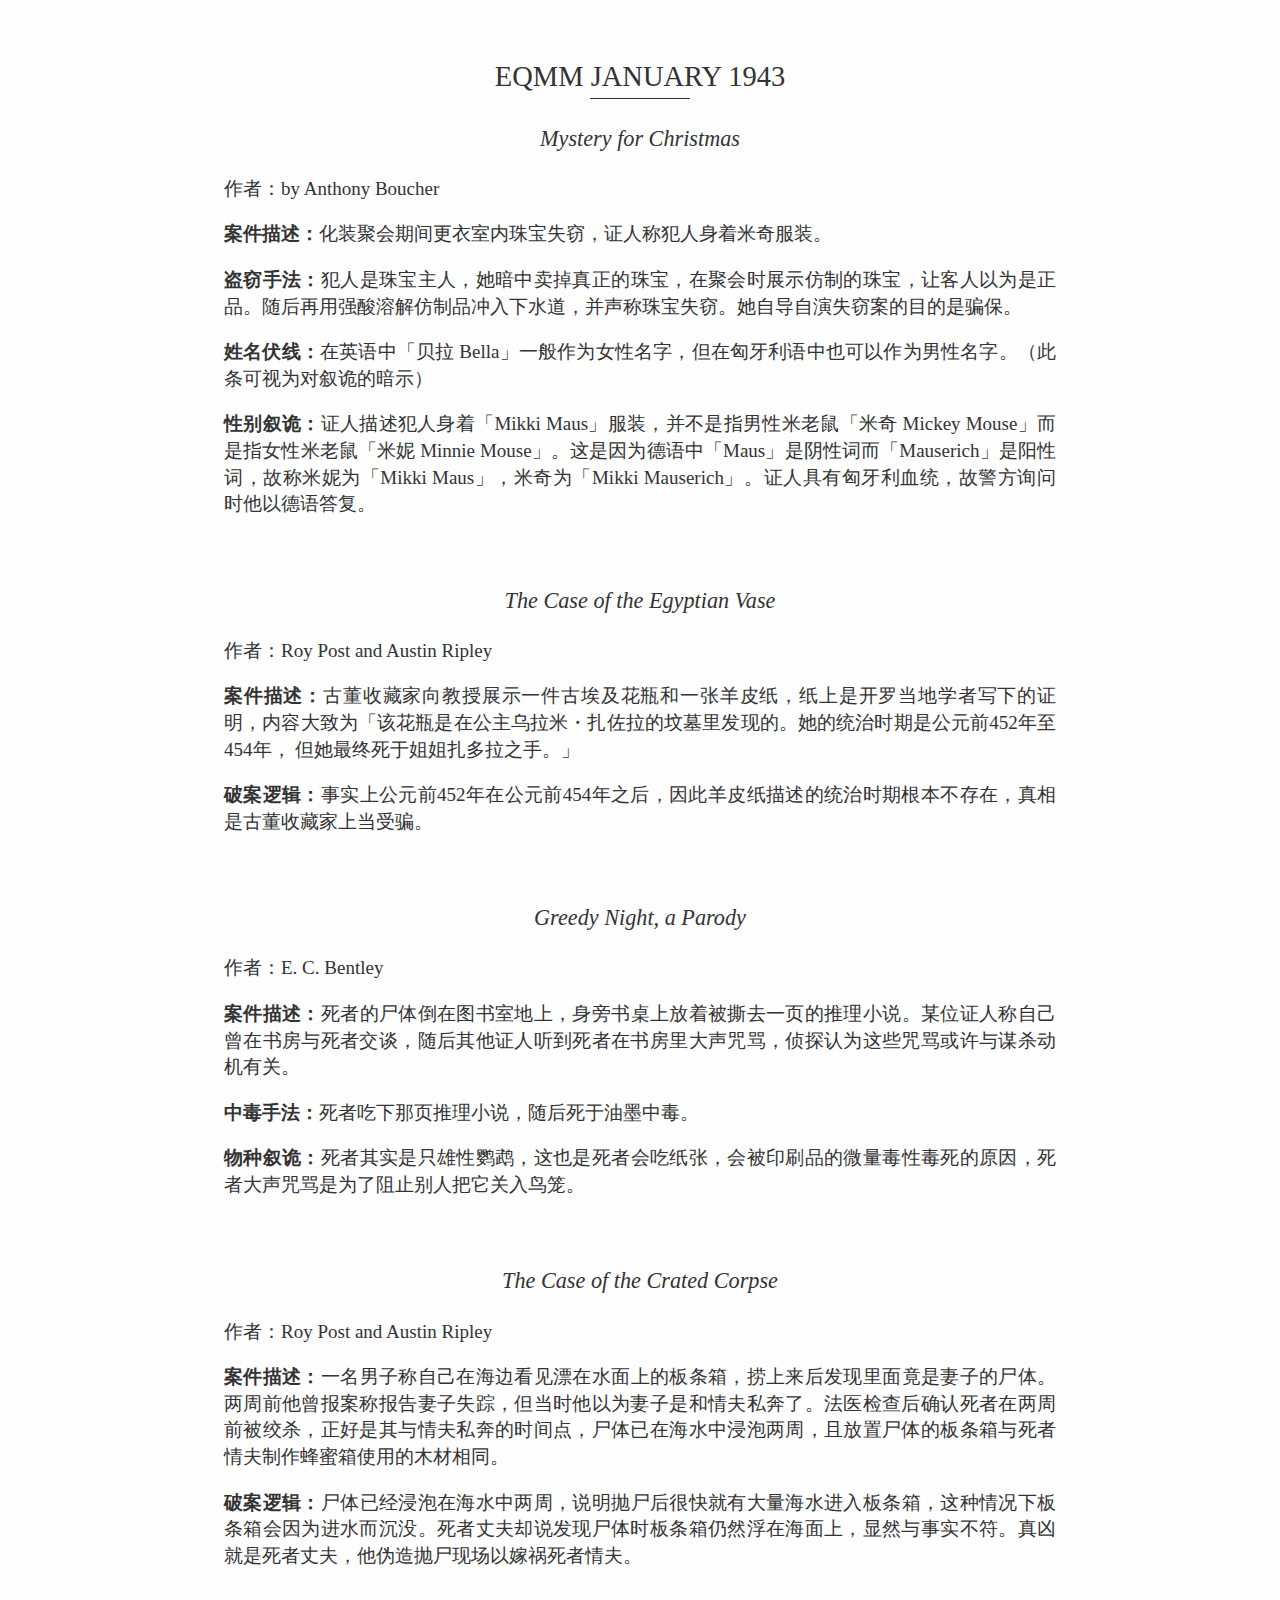
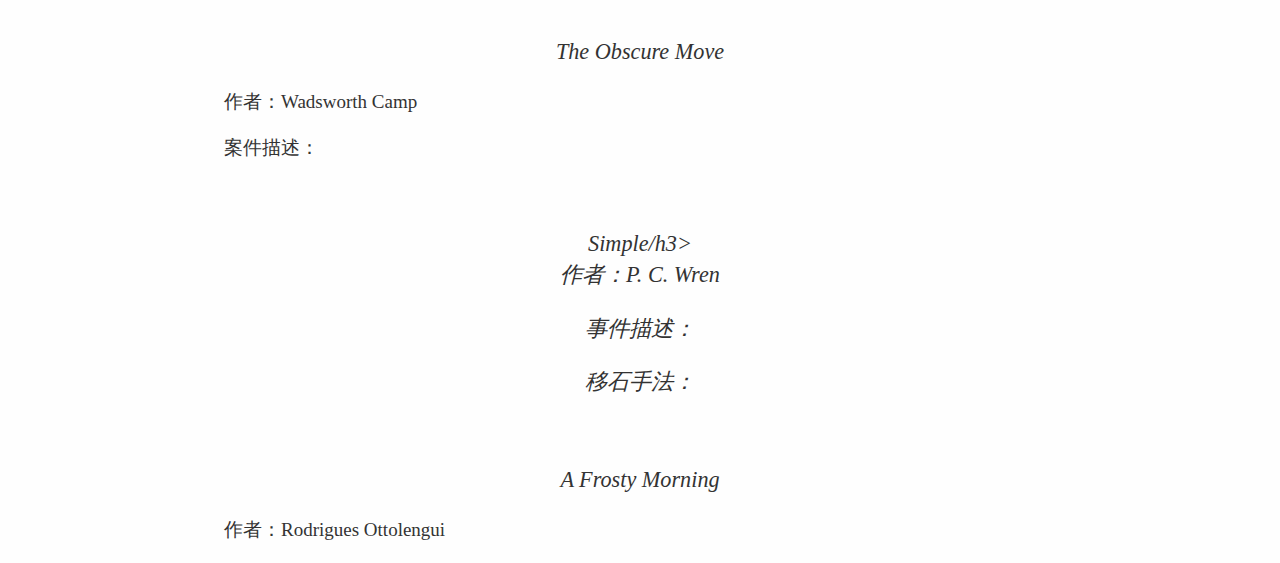
<file: EQMM-1943.html>
<!doctype html>
<html>  
<head>
<meta charset='UTF-8'><meta name='viewport' content='width=device-width initial-scale=1'>
<link rel="stylesheet" type="text/css" href="style.css">
<title>EQMM-1943</title>
</head>
  
<body><h2 id='january-1943'>EQMM JANUARY 1943</h2>
  
<h3 id='mystery-for-christmas'>Mystery for Christmas</h3>
<p>作者：by Anthony Boucher</p>
<p><strong>案件描述：</strong>化装聚会期间更衣室内珠宝失窃，证人称犯人身着米奇服装。</p>
<p><strong>盗窃手法：</strong>犯人是珠宝主人，她暗中卖掉真正的珠宝，在聚会时展示仿制的珠宝，让客人以为是正品。随后再用强酸溶解仿制品冲入下水道，并声称珠宝失窃。她自导自演失窃案的目的是骗保。</p>
<p><strong>姓名伏线：</strong>在英语中「贝拉 Bella」一般作为女性名字，但在匈牙利语中也可以作为男性名字。（此条可视为对叙诡的暗示）</p>
<p><strong>性别叙诡：</strong>证人描述犯人身着「Mikki Maus」服装，并不是指男性米老鼠「米奇 Mickey Mouse」而是指女性米老鼠「米妮 Minnie Mouse」。这是因为德语中「Maus」是阴性词而「Mauserich」是阳性词，故称米妮为「Mikki Maus」，米奇为「Mikki Mauserich」。证人具有匈牙利血统，故警方询问时他以德语答复。</p>

<h3 id='the-case-of-the-egyptian-vase'>The Case of the Egyptian Vase</h3>
<p>作者：Roy Post and Austin Ripley</p>
<p><strong>案件描述：</strong>古董收藏家向教授展示一件古埃及花瓶和一张羊皮纸，纸上是开罗当地学者写下的证明，内容大致为「该花瓶是在公主乌拉米・扎佐拉的坟墓里发现的。她的统治时期是公元前452年至454年， 但她最终死于姐姐扎多拉之手。」</p>
<p><strong>破案逻辑：</strong>事实上公元前452年在公元前454年之后，因此羊皮纸描述的统治时期根本不存在，真相是古董收藏家上当受骗。</p>

<h3 id='greedy-night-a-parody'>Greedy Night, a Parody</h3>
<p>作者：E. C. Bentley</p>
<p><strong>案件描述：</strong>死者的尸体倒在图书室地上，身旁书桌上放着被撕去一页的推理小说。某位证人称自己曾在书房与死者交谈，随后其他证人听到死者在书房里大声咒骂，侦探认为这些咒骂或许与谋杀动机有关。</p>
<p><strong>中毒手法：</strong>死者吃下那页推理小说，随后死于油墨中毒。</p>
<p><strong>物种叙诡：</strong>死者其实是只雄性鹦鹉，这也是死者会吃纸张，会被印刷品的微量毒性毒死的原因，死者大声咒骂是为了阻止别人把它关入鸟笼。</p>

<h3 id='the-case-of-the-crated-corpse'>The Case of the Crated Corpse</h3>
<p>作者：Roy Post and Austin Ripley</p>
<p><strong>案件描述：</strong>一名男子称自己在海边看见漂在水面上的板条箱，捞上来后发现里面竟是妻子的尸体。两周前他曾报案称报告妻子失踪，但当时他以为妻子是和情夫私奔了。法医检查后确认死者在两周前被绞杀，正好是其与情夫私奔的时间点，尸体已在海水中浸泡两周，且放置尸体的板条箱与死者情夫制作蜂蜜箱使用的木材相同。</p>
<p><strong>破案逻辑：</strong>尸体已经浸泡在海水中两周，说明抛尸后很快就有大量海水进入板条箱，这种情况下板条箱会因为进水而沉没。死者丈夫却说发现尸体时板条箱仍然浮在海面上，显然与事实不符。真凶就是死者丈夫，他伪造抛尸现场以嫁祸死者情夫。</p>

<h3 id='the-obscure-move-by-wadsworth-camp'>The Obscure Move</h3>
<p>作者：Wadsworth Camp</p>
<p>案件描述：</p>
  
<h3 id='simple'>Simple/h3>
<p>作者：P. C. Wren</p>
<p>事件描述：</p>
<p>移石手法：</p>

<h3 id='a-frosty-morning'>A Frosty Morning</h3>
<p>作者：Rodrigues Ottolengui</p>

</body>
</html>
</file>
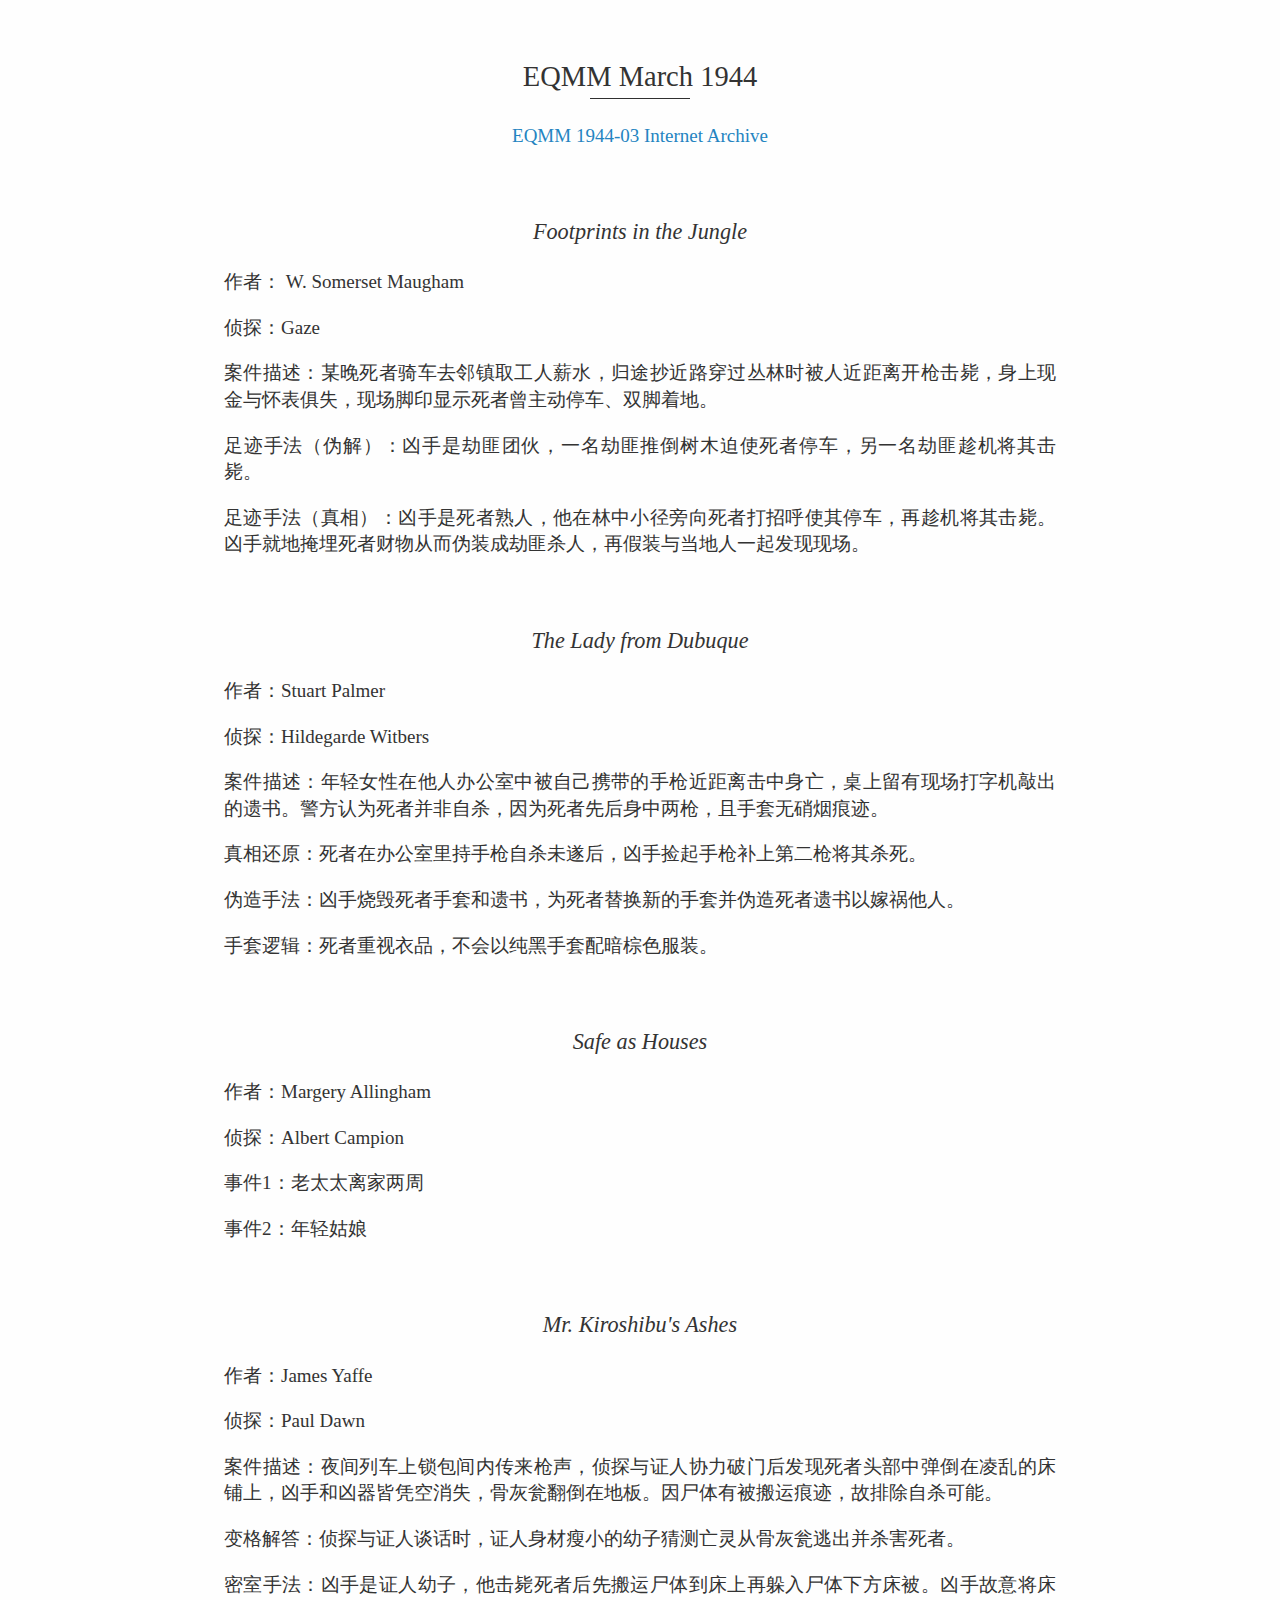
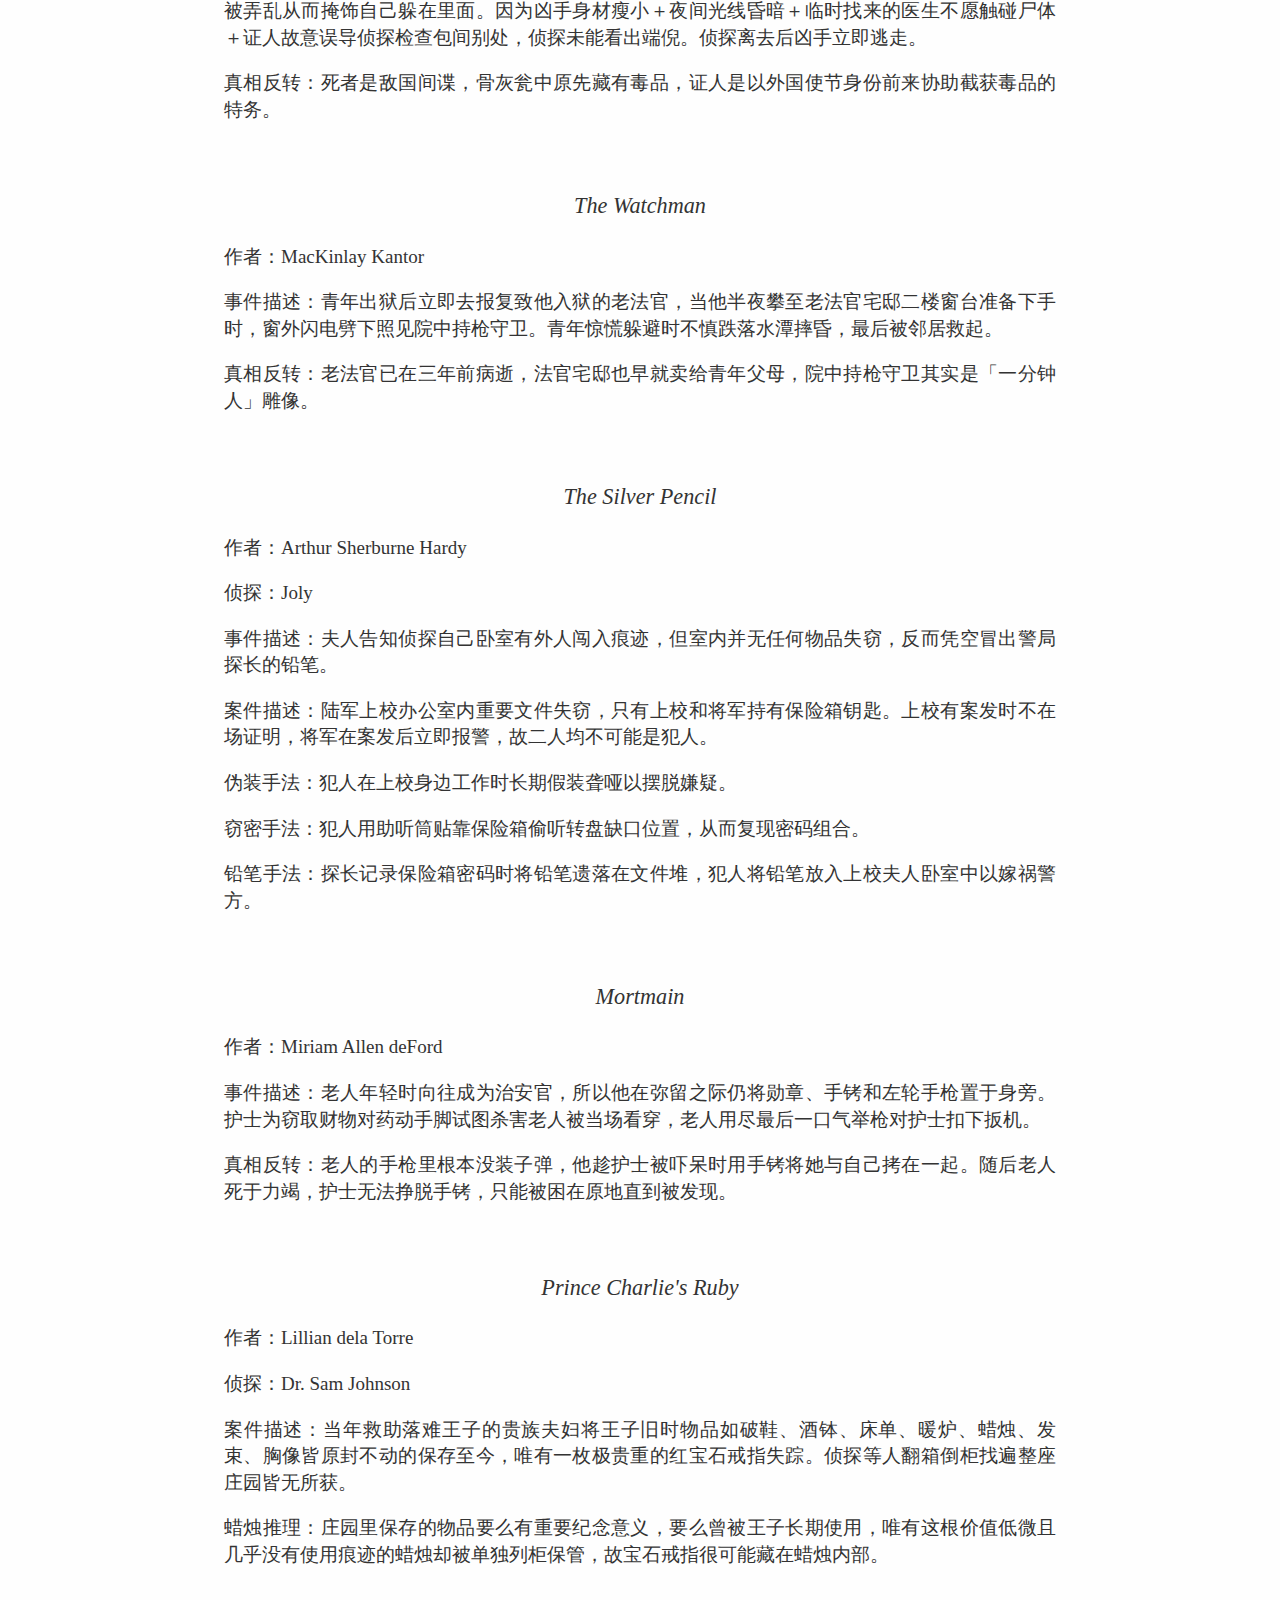
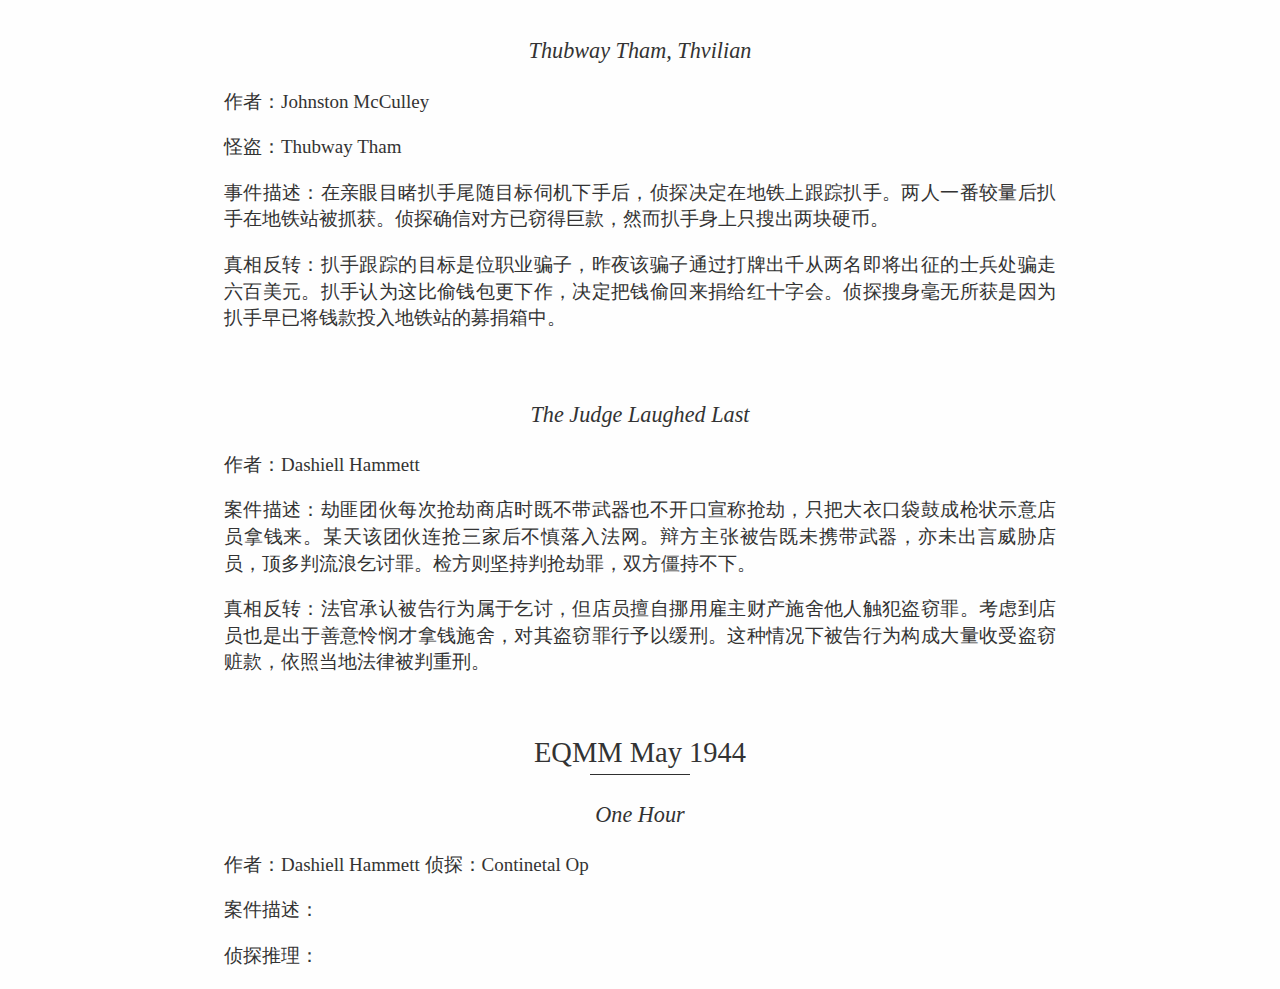
<file: EQMM-1944.html>
<!doctype html>
<html>
<head>
<meta charset='UTF-8'><meta name='viewport' content='width=device-width initial-scale=1'>
<link rel="stylesheet" type="text/css" href="style.css">
<title>EQMM-1944</title>
</head>
<body>

<h2 id='eqmm-march-1944'>EQMM March 1944</h2>
<p align="center"><a href='https://archive.org/details/ellery-queens-mystery-magazine-v-005-n-015-1944-03'>EQMM 1944-03 Internet Archive</a></p>

<h3 id='footprints-in-the-jungle'>Footprints in the Jungle</h3>
<p>作者： W. Somerset Maugham</p>
<p>侦探：Gaze</p>
<p>案件描述：某晚死者骑车去邻镇取工人薪水，归途抄近路穿过丛林时被人近距离开枪击毙，身上现金与怀表俱失，现场脚印显示死者曾主动停车、双脚着地。</p>
<p>足迹手法（伪解）：凶手是劫匪团伙，一名劫匪推倒树木迫使死者停车，另一名劫匪趁机将其击毙。</p>
<p>足迹手法（真相）：凶手是死者熟人，他在林中小径旁向死者打招呼使其停车，再趁机将其击毙。凶手就地掩埋死者财物从而伪装成劫匪杀人，再假装与当地人一起发现现场。</p>

<h3 id='the-lady-from-dubuque'>The Lady from Dubuque</h3>
<p>作者：Stuart Palmer</p>
<p>侦探：Hildegarde Witbers</p>
<p>案件描述：年轻女性在他人办公室中被自己携带的手枪近距离击中身亡，桌上留有现场打字机敲出的遗书。警方认为死者并非自杀，因为死者先后身中两枪，且手套无硝烟痕迹。</p>
<p>真相还原：死者在办公室里持手枪自杀未遂后，凶手捡起手枪补上第二枪将其杀死。</p>
<p>伪造手法：凶手烧毁死者手套和遗书，为死者替换新的手套并伪造死者遗书以嫁祸他人。</p>
<p>手套逻辑：死者重视衣品，不会以纯黑手套配暗棕色服装。</p>

<h3 id='safe-as-houses'>Safe as Houses</h3>
<p>作者：Margery Allingham</p>
<p>侦探：Albert Campion</p>
<p>事件1：老太太离家两周</p>
<p>事件2：年轻姑娘</p>

<h3 id='mr-kiroshibus-ashes'>Mr. Kiroshibu&#39;s Ashes</h3>
<p>作者：James Yaffe</p>
<p>侦探：Paul Dawn</p>
<p>案件描述：夜间列车上锁包间内传来枪声，侦探与证人协力破门后发现死者头部中弹倒在凌乱的床铺上，凶手和凶器皆凭空消失，骨灰瓮翻倒在地板。因尸体有被搬运痕迹，故排除自杀可能。</p>
<p>变格解答：侦探与证人谈话时，证人身材瘦小的幼子猜测亡灵从骨灰瓮逃出并杀害死者。</p>
<p>密室手法：凶手是证人幼子，他击毙死者后先搬运尸体到床上再躲入尸体下方床被。凶手故意将床被弄乱从而掩饰自己躲在里面。因为凶手身材瘦小＋夜间光线昏暗＋临时找来的医生不愿触碰尸体＋证人故意误导侦探检查包间别处，侦探未能看出端倪。侦探离去后凶手立即逃走。</p>
<p>真相反转：死者是敌国间谍，骨灰瓮中原先藏有毒品，证人是以外国使节身份前来协助截获毒品的特务。</p>

<h3 id='the-watchman'>The Watchman</h3>
<p>作者：MacKinlay Kantor</p>
<p>事件描述：青年出狱后立即去报复致他入狱的老法官，当他半夜攀至老法官宅邸二楼窗台准备下手时，窗外闪电劈下照见院中持枪守卫。青年惊慌躲避时不慎跌落水潭摔昏，最后被邻居救起。</p>
<p>真相反转：老法官已在三年前病逝，法官宅邸也早就卖给青年父母，院中持枪守卫其实是「一分钟人」雕像。</p>
<h3 id='the-silver-pencil'>The Silver Pencil</h3>

<p>作者：Arthur Sherburne Hardy</p>
<p>侦探：Joly</p>
<p>事件描述：夫人告知侦探自己卧室有外人闯入痕迹，但室内并无任何物品失窃，反而凭空冒出警局探长的铅笔。</p>
<p>案件描述：陆军上校办公室内重要文件失窃，只有上校和将军持有保险箱钥匙。上校有案发时不在场证明，将军在案发后立即报警，故二人均不可能是犯人。</p>
<p>伪装手法：犯人在上校身边工作时长期假装聋哑以摆脱嫌疑。</p>
<p>窃密手法：犯人用助听筒贴靠保险箱偷听转盘缺口位置，从而复现密码组合。</p>
<p>铅笔手法：探长记录保险箱密码时将铅笔遗落在文件堆，犯人将铅笔放入上校夫人卧室中以嫁祸警方。</p>

<h3 id='mortmain'>Mortmain</h3>
<p>作者：Miriam Allen deFord</p>
<p>事件描述：老人年轻时向往成为治安官，所以他在弥留之际仍将勋章、手铐和左轮手枪置于身旁。护士为窃取财物对药动手脚试图杀害老人被当场看穿，老人用尽最后一口气举枪对护士扣下扳机。</p>
<p>真相反转：老人的手枪里根本没装子弹，他趁护士被吓呆时用手铐将她与自己拷在一起。随后老人死于力竭，护士无法挣脱手铐，只能被困在原地直到被发现。</p>

<h3 id='prince-charlies-ruby'>Prince Charlie&#39;s Ruby</h3>
<p>作者：Lillian dela Torre</p>
<p>侦探：Dr. Sam Johnson</p>
<p>案件描述：当年救助落难王子的贵族夫妇将王子旧时物品如破鞋、酒钵、床单、暖炉、蜡烛、发束、胸像皆原封不动的保存至今，唯有一枚极贵重的红宝石戒指失踪。侦探等人翻箱倒柜找遍整座庄园皆无所获。</p>
<p>蜡烛推理：庄园里保存的物品要么有重要纪念意义，要么曾被王子长期使用，唯有这根价值低微且几乎没有使用痕迹的蜡烛却被单独列柜保管，故宝石戒指很可能藏在蜡烛内部。</p>

<h3 id='thubway-tham-thvilian'>Thubway Tham, Thvilian</h3>
<p>作者：Johnston McCulley</p>
<p>怪盗：Thubway Tham</p>
<p>事件描述：在亲眼目睹扒手尾随目标伺机下手后，侦探决定在地铁上跟踪扒手。两人一番较量后扒手在地铁站被抓获。侦探确信对方已窃得巨款，然而扒手身上只搜出两块硬币。</p>
<p>真相反转：扒手跟踪的目标是位职业骗子，昨夜该骗子通过打牌出千从两名即将出征的士兵处骗走六百美元。扒手认为这比偷钱包更下作，决定把钱偷回来捐给红十字会。侦探搜身毫无所获是因为扒手早已将钱款投入地铁站的募捐箱中。</p>

<h3 id='the-judge-laughed-last'>The Judge Laughed Last</h3>
<p>作者：Dashiell Hammett</p>
<p>案件描述：劫匪团伙每次抢劫商店时既不带武器也不开口宣称抢劫，只把大衣口袋鼓成枪状示意店员拿钱来。某天该团伙连抢三家后不慎落入法网。辩方主张被告既未携带武器，亦未出言威胁店员，顶多判流浪乞讨罪。检方则坚持判抢劫罪，双方僵持不下。</p>
<p>真相反转：法官承认被告行为属于乞讨，但店员擅自挪用雇主财产施舍他人触犯盗窃罪。考虑到店员也是出于善意怜悯才拿钱施舍，对其盗窃罪行予以缓刑。这种情况下被告行为构成大量收受盗窃赃款，依照当地法律被判重刑。</p>

<h2 id='eqmm-may-1944'>EQMM May 1944</h2>

<h3 id='one-hour'>One Hour</h3>
<p>作者：Dashiell Hammett	侦探：Continetal Op</p>
<p>案件描述：</p>
<p>侦探推理：</p>

</body>
</html>
</file>
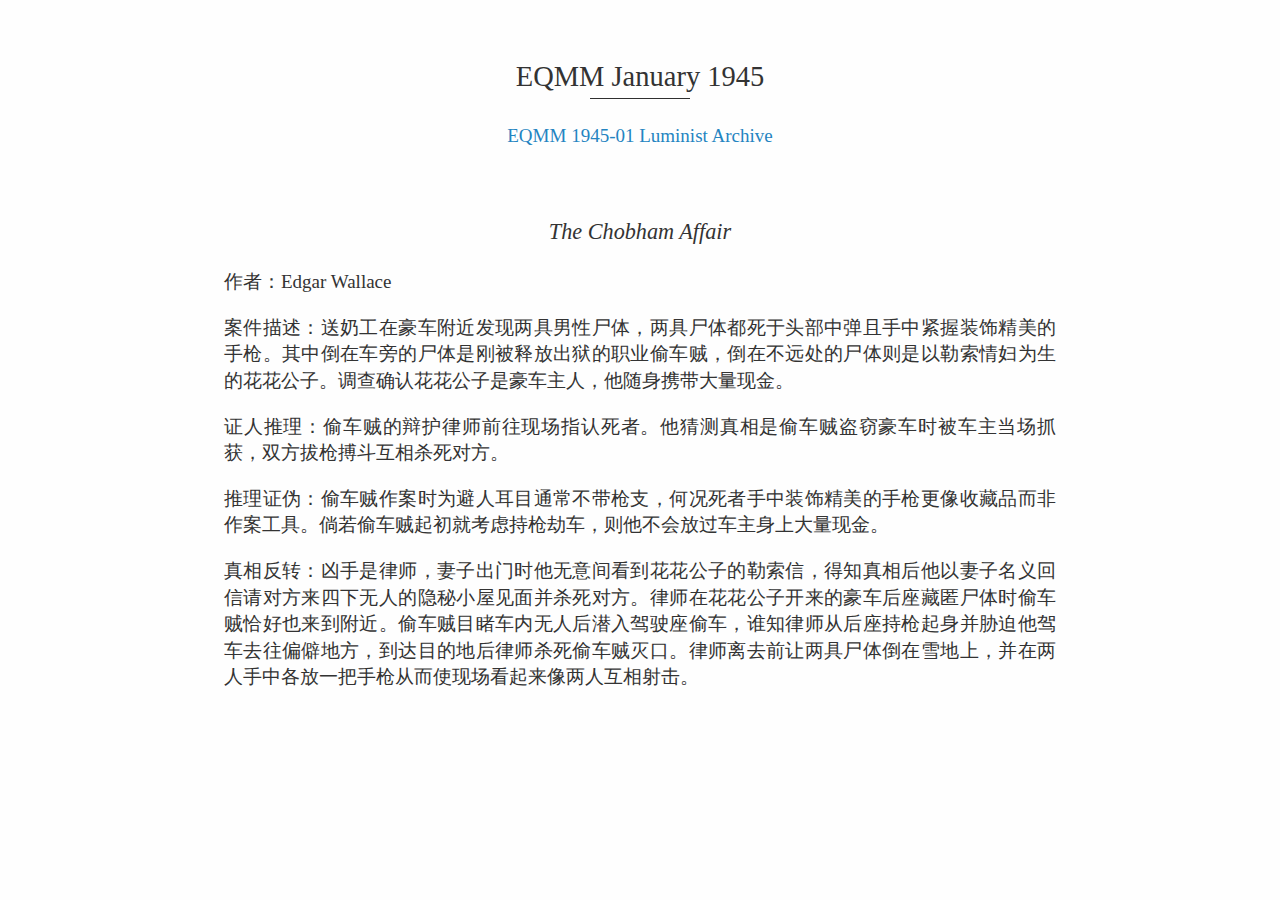
<file: EQMM-1945.html>
<!doctype html>
<html>
<head>
<meta charset='UTF-8'><meta name='viewport' content='width=device-width initial-scale=1'>
<link rel="stylesheet" type="text/css" href="style.css">
<title>EQMM-1945</title>
</head>

<body><h2 id='eqmm-january-1945'>EQMM January 1945</h2>

<p align="center"><a href='https://s3.us-west-1.wasabisys.com/luminist/PU/EQMM_1945_01.pdf'>EQMM 1945-01 Luminist Archive</a></p>

<h3 id='the-chobham-affair'>The Chobham Affair</h3>
<p>作者：Edgar Wallace</p>
<p>案件描述：送奶工在豪车附近发现两具男性尸体，两具尸体都死于头部中弹且手中紧握装饰精美的手枪。其中倒在车旁的尸体是刚被释放出狱的职业偷车贼，倒在不远处的尸体则是以勒索情妇为生的花花公子。调查确认花花公子是豪车主人，他随身携带大量现金。</p>
<p>证人推理：偷车贼的辩护律师前往现场指认死者。他猜测真相是偷车贼盗窃豪车时被车主当场抓获，双方拔枪搏斗互相杀死对方。</p>
<p>推理证伪：偷车贼作案时为避人耳目通常不带枪支，何况死者手中装饰精美的手枪更像收藏品而非作案工具。倘若偷车贼起初就考虑持枪劫车，则他不会放过车主身上大量现金。</p>
<p>真相反转：凶手是律师，妻子出门时他无意间看到花花公子的勒索信，得知真相后他以妻子名义回信请对方来四下无人的隐秘小屋见面并杀死对方。律师在花花公子开来的豪车后座藏匿尸体时偷车贼恰好也来到附近。偷车贼目睹车内无人后潜入驾驶座偷车，谁知律师从后座持枪起身并胁迫他驾车去往偏僻地方，到达目的地后律师杀死偷车贼灭口。律师离去前让两具尸体倒在雪地上，并在两人手中各放一把手枪从而使现场看起来像两人互相射击。</p>

</body>
</html>
</file>
<file: style.css>
@media screen and (max-width: 768px) {
  html {
	font-size: 17px;
    width: 90%;
  }
}
@media screen and (min-width: 768px) and (max-width: 1170){
  html {
	font-size: 19px;
    width: 77%;
  }
}
@media screen and (min-width: 1171px){
  html {
	font-size: 19px;
    width: 65%;
  }
}

html, body {
	margin: auto;
	background: #fefefe;
	-webkit-font-smoothing: antialiased;
}
body {
	font-family: "Vollkorn", Palatino, Times;
	color: #333;
	line-height: 1.4;
	text-align: justify;
}

#write {
	max-width: 960px;
	margin: 0 auto;
	margin-bottom: 2em;
	line-height: 1.53;
	padding-top: 40px;
}

@media only screen and (min-width: 1400px) {
	#write {
		max-width: 1100px;
	}
}

@media print {
	html {
		font-size: 13px;
	}
}

/* Typography
-------------------------------------------------------- */

#write>h1:first-child,
h1 {
	margin-top: 1.6em;
	font-weight: normal;
}

h1 {
	font-size:3em;
}

h2 {
	margin-top:2em;
	font-weight: normal;
}

h3 {
	font-weight: normal;
	font-style: italic;
	margin-top: 3em;
}

h1, 
h2, 
h3{
	text-align: center;
}

h2:after{
	border-bottom: 1px solid #2f2f2f;
    content: '';
    width: 100px;
    display: block;
    margin: 0 auto;
    height: 1px;
}

h1+h2, h2+h3 {
	margin-top: 0.83em;
}

p,
.mathjax-block {
	margin-top: 0;
	-webkit-hypens: auto;
	-moz-hypens: auto;
	hyphens: auto;
}
ul {
	list-style: square;
	padding-left: 1.2em;
}
ol {
	padding-left: 1.2em;
}

@media print {
	ol {
		padding-left: 40px;
	}
}

blockquote {
	margin-left: 1em;
	padding-left: 1em;
	border-left: 1px solid #ddd;
}
code,
pre {
	font-family: "Consolas", "Menlo", "Monaco", monospace, serif;
	font-size: .9em;
	background: white;
}
.md-fences{
	margin-left: 1em;
	padding-left: 1em;
	border: 1px solid #ddd;
	padding-bottom: 8px;
	padding-top: 6px;
	margin-bottom: 1.5em;
}

a {
	color: #2484c1;
	text-decoration: none;
}
a:hover {
	text-decoration: underline;
}
a img {
	border: none;
}
h1 a,
h1 a:hover {
	color: #333;
	text-decoration: none;
}
hr {
	color: #ddd;
	height: 1px;
	margin: 2em 0;
	border-top: solid 1px #ddd;
	border-bottom: none;
	border-left: 0;
	border-right: 0;
}
.ty-table-edit {
	background: #ededed;
    padding-top: 4px;
}
table {
	margin-bottom: 1.333333rem
}
table th,
table td {
	padding: 8px;
	line-height: 1.333333rem;
	vertical-align: top;
	border-top: 1px solid #ddd
}
table th {
	font-weight: bold
}
table thead th {
	vertical-align: bottom
}
table caption+thead tr:first-child th,
table caption+thead tr:first-child td,
table colgroup+thead tr:first-child th,
table colgroup+thead tr:first-child td,
table thead:first-child tr:first-child th,
table thead:first-child tr:first-child td {
	border-top: 0
}
table tbody+tbody {
	border-top: 2px solid #ddd
}

.task-list{
	padding:0;
}

.md-task-list-item {
	padding-left: 1.6rem;
}

.md-task-list-item > input:before {
	content: '\221A';
	display: inline-block;
	width: 1.33333333rem;
  	height: 1.6rem;
	vertical-align: middle;
	text-align: center;
	color: #ddd;
	background-color: #fefefe;
}

.md-task-list-item > input:checked:before,
.md-task-list-item > input[checked]:before{
	color: inherit;
}
.md-tag {
	color: inherit;
	font: inherit;
}
#write pre.md-meta-block {
	min-height: 35px;
	padding: 0.5em 1em;
}
#write pre.md-meta-block {
	white-space: pre;
	background: #f8f8f8;
	border: 0px;
	color: #999;
	
	width: 100vw;
	max-width: calc(100% + 60px);
	margin-left: -30px;
	border-left: 30px #f8f8f8 solid;
	border-right: 30px #f8f8f8 solid;

	margin-bottom: 2em;
	margin-top: -1.3333333333333rem;
	padding-top: 26px;
	padding-bottom: 10px;
	line-height: 1.8em;
	font-size: 0.9em;
	font-size: 0.76em;
	padding-left: 0;
}
.md-img-error.md-image>.md-meta{
	vertical-align: bottom;
}
#write>h5.md-focus:before {
	top: 2px;
}

.md-toc {
	margin-top: 40px;
}

.md-toc-content {
	padding-bottom: 20px;
}

.outline-expander:before {
	color: inherit;
	font-size: 14px;
	top: auto;
	content: "\f0da";
	font-family: FontAwesome;
}

.outline-expander:hover:before,
.outline-item-open>.outline-item>.outline-expander:before {
  	content: "\f0d7";
}

/** source code mode */
#typora-source {
	font-family: Courier, monospace;
    color: #6A6A6A;
}

.html-for-mac #typora-sidebar {
    -webkit-box-shadow: 0 6px 12px rgba(0, 0, 0, .175);
    box-shadow: 0 6px 12px rgba(0, 0, 0, .175);
}

.cm-s-typora-default .cm-header, 
.cm-s-typora-default .cm-property,
.CodeMirror.cm-s-typora-default div.CodeMirror-cursor {
	color: #428bca;
}

.cm-s-typora-default .cm-atom, .cm-s-typora-default .cm-number {
	color: #777777;
}

.typora-node .file-list-item-parent-loc, 
.typora-node .file-list-item-time, 
.typora-node .file-list-item-summary {
	font-family: arial, sans-serif;
}

.md-task-list-item>input {
    margin-left: -1.3em;
    margin-top: calc(1rem - 12px);
}

.md-mathjax-midline {
	background: #fafafa;
}

.md-fences .code-tooltip {
	bottom: -2em !important;
}

.dropdown-menu .divider {
	border-color: #e5e5e5;
}
</file>
